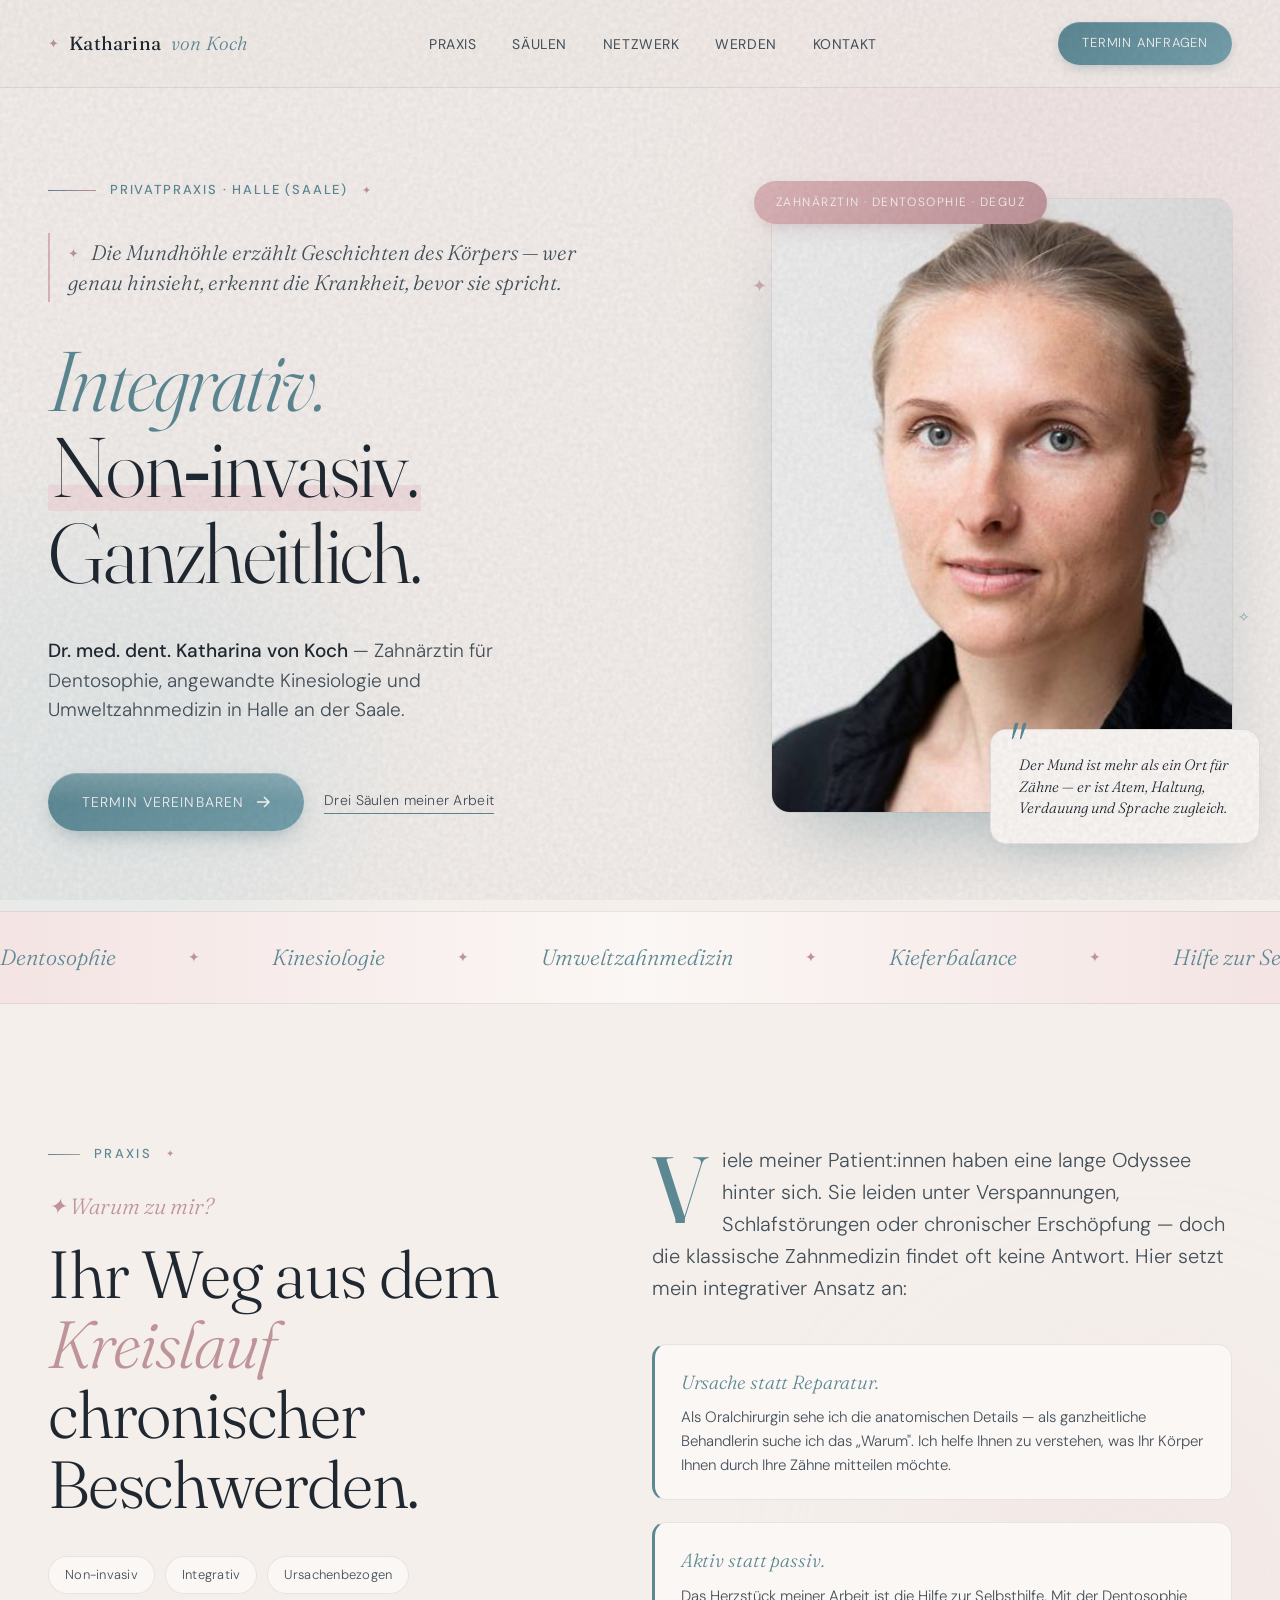
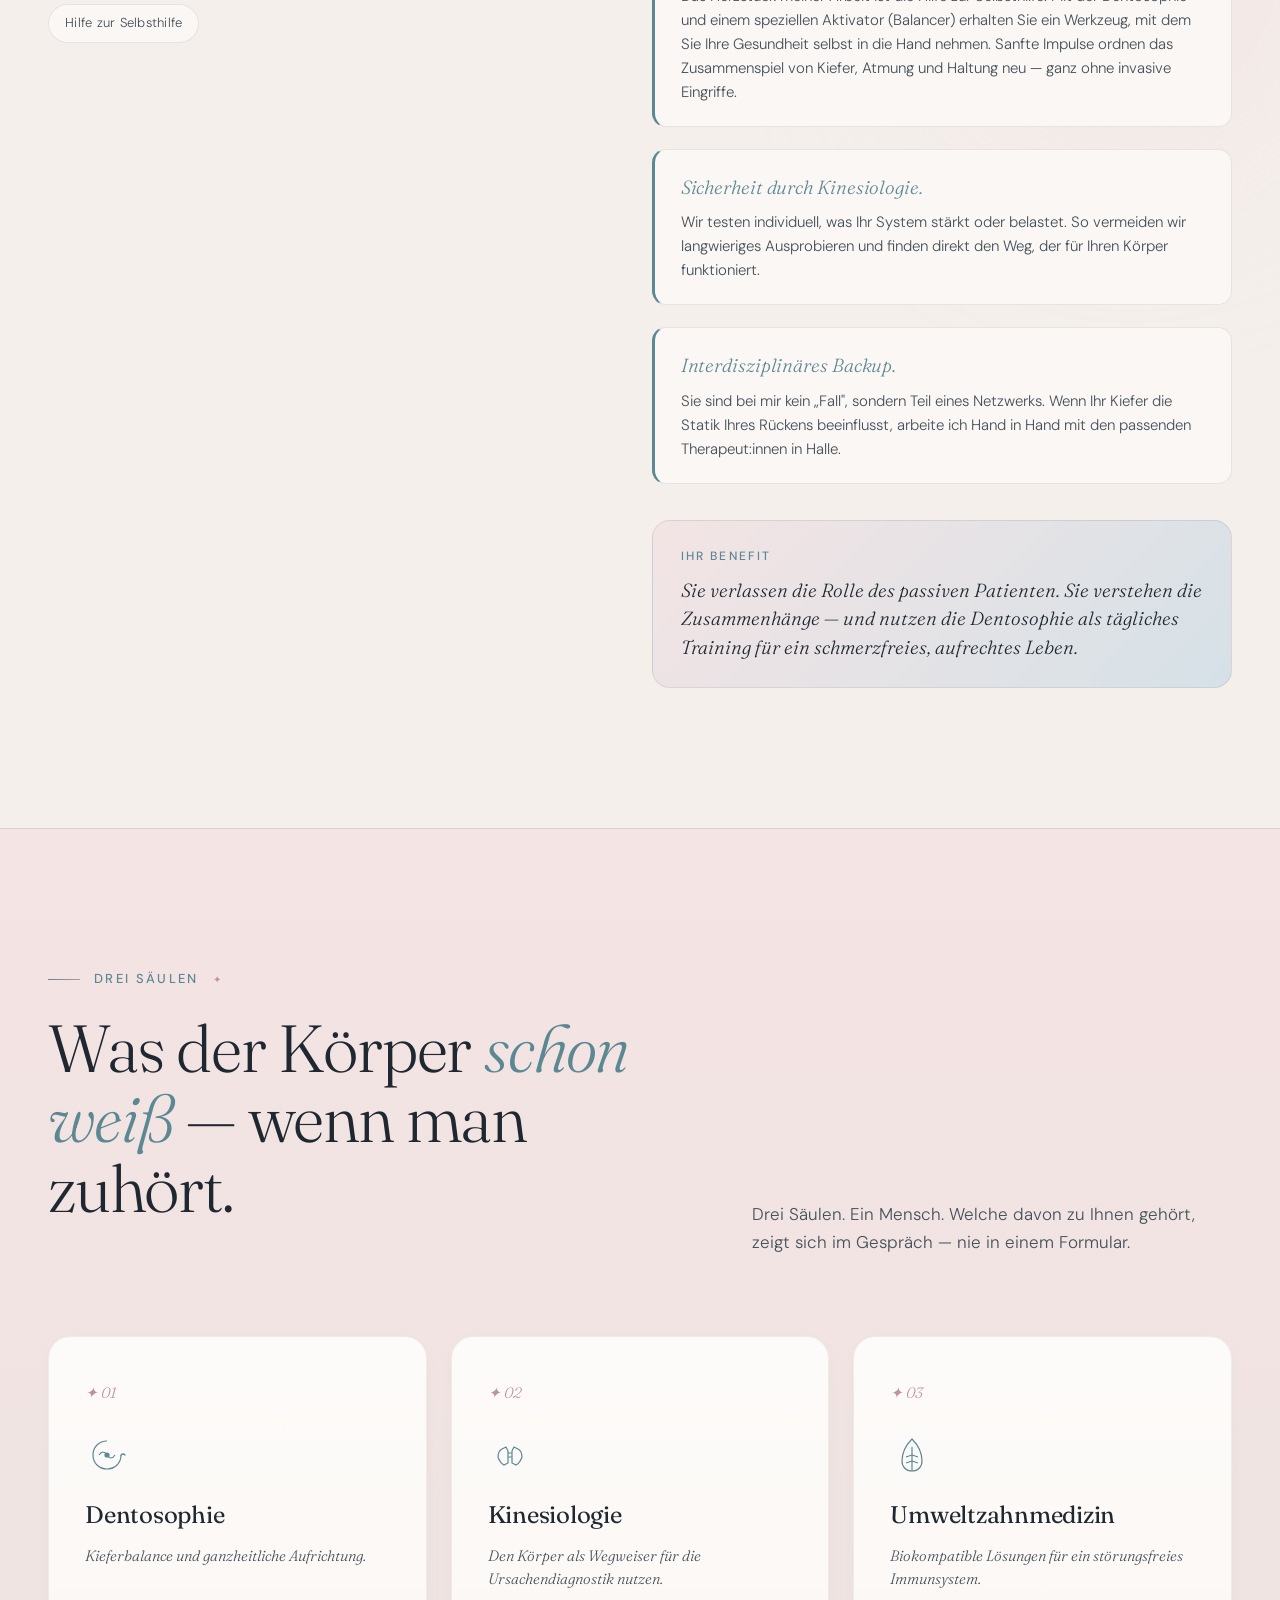
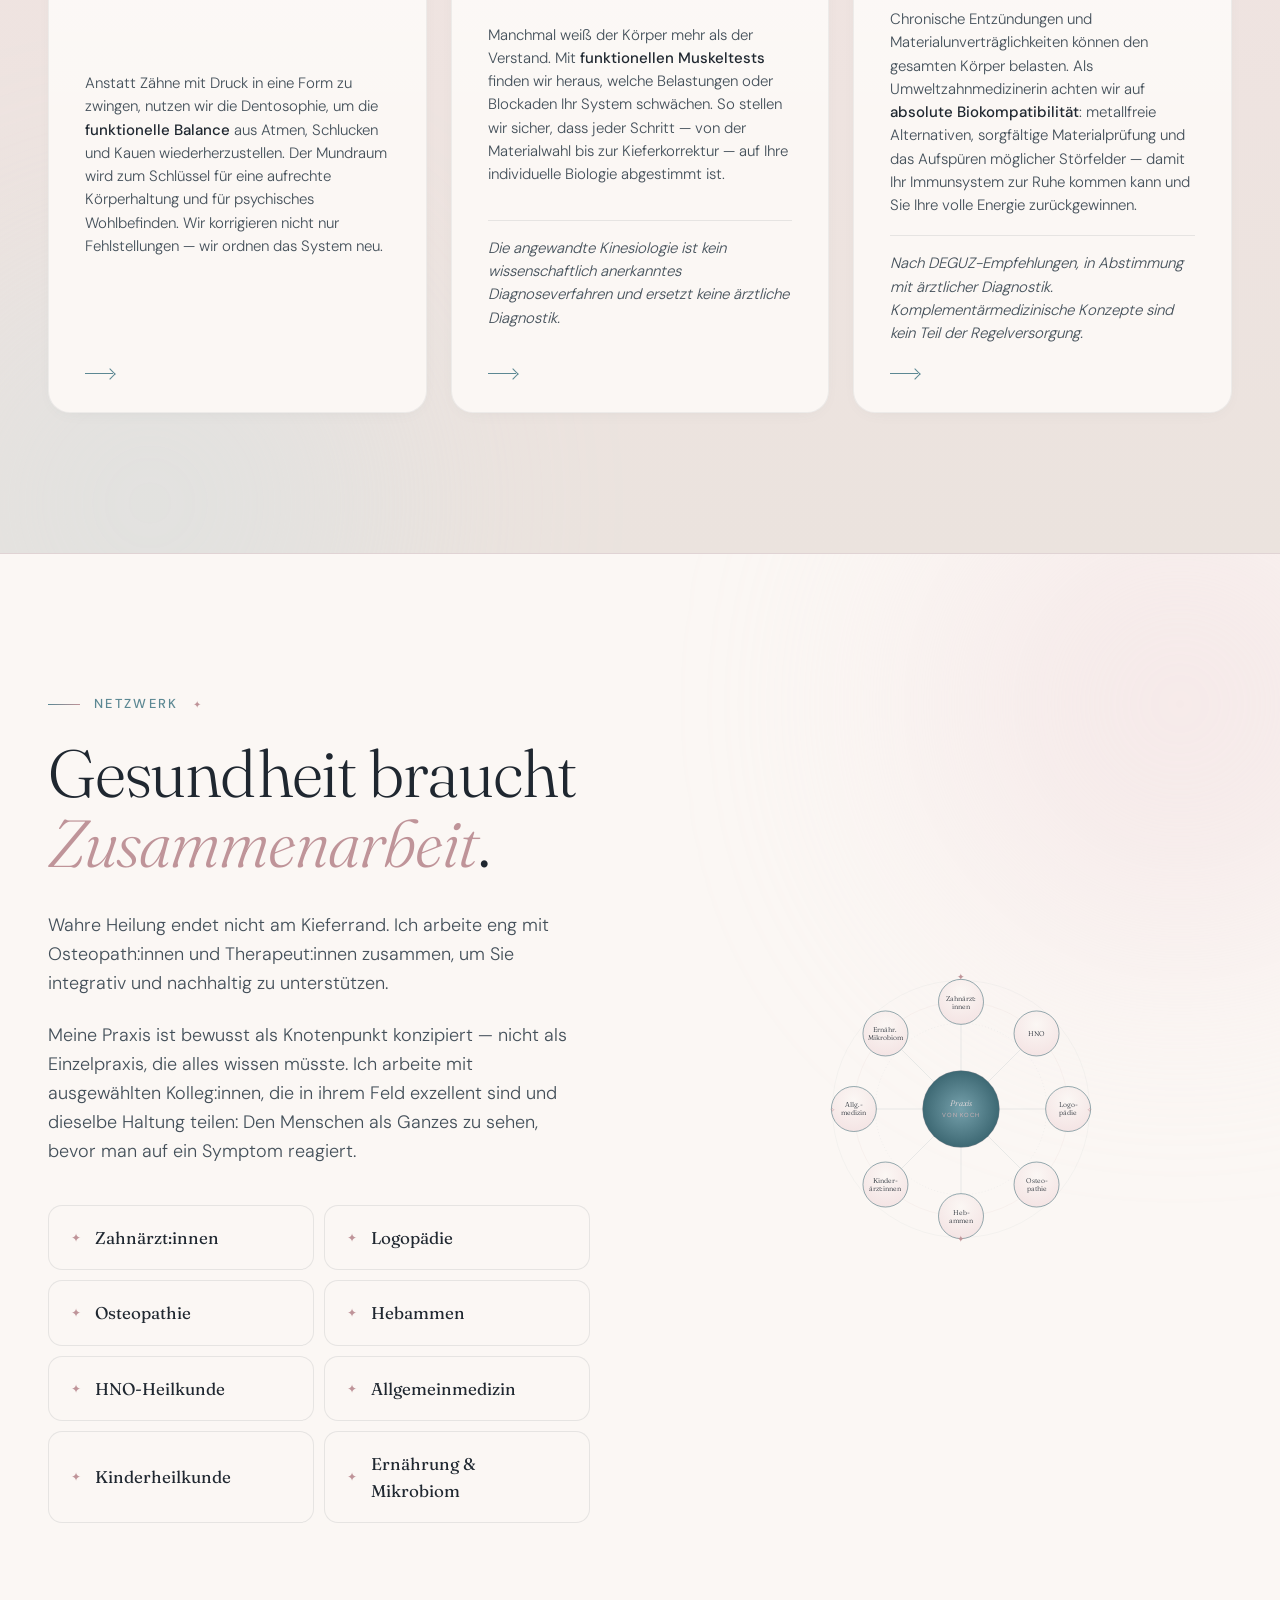
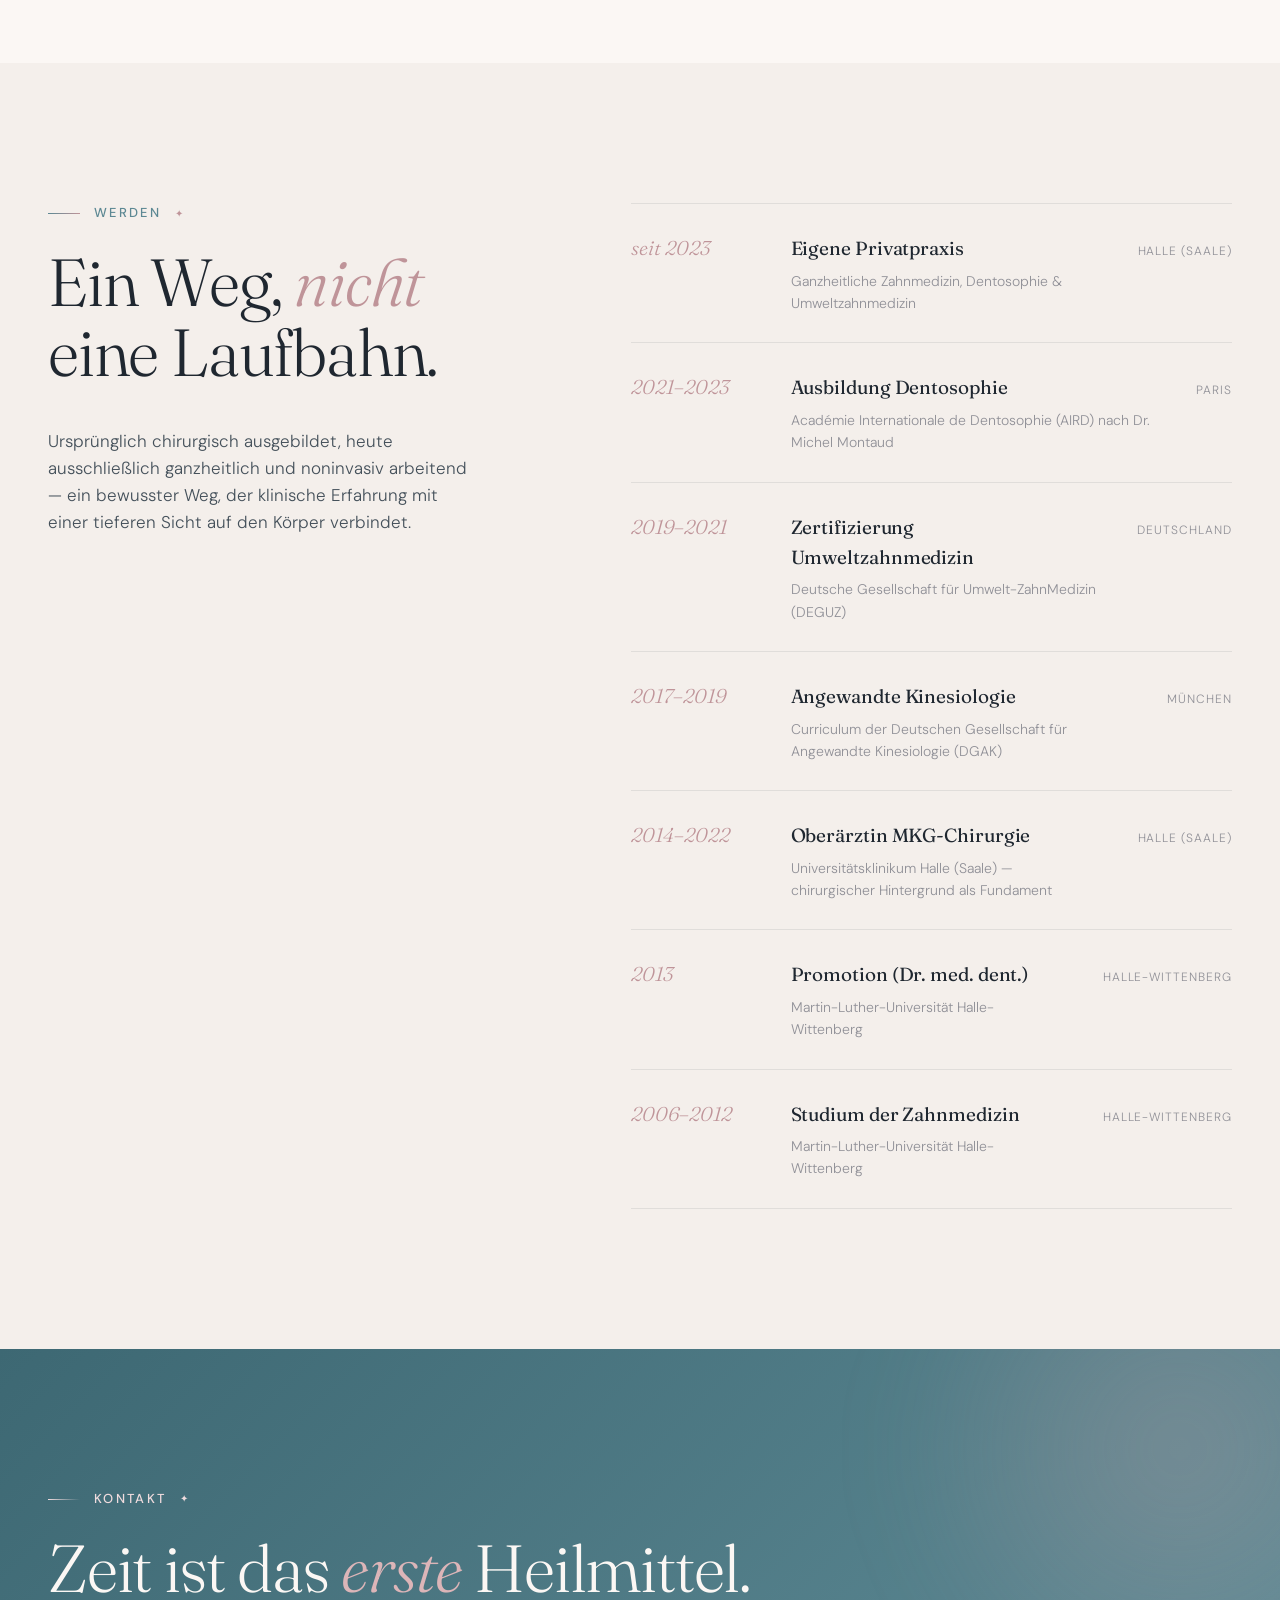
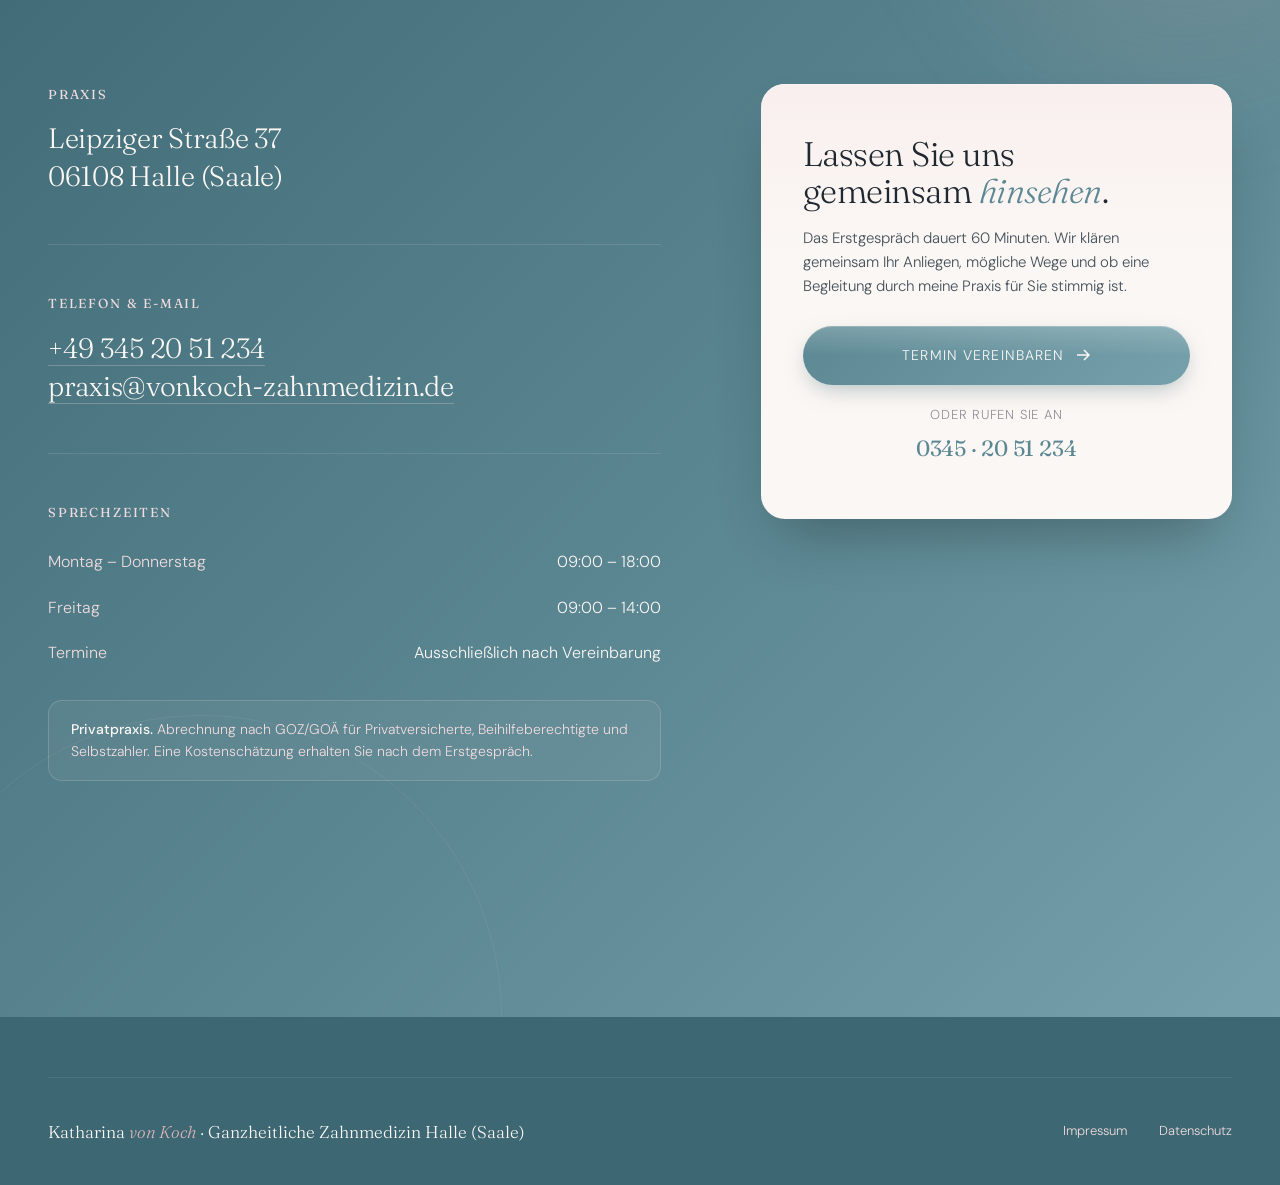
<file: index.html>
<!DOCTYPE html>
<html lang="de">
<head>
<meta charset="UTF-8">
<meta name="viewport" content="width=device-width, initial-scale=1.0">
<title>Dr. Katharina von Koch — Ganzheitliche Zahnmedizin · Halle (Saale)</title>
<link rel="stylesheet" href="fonts.css">
<style>
  :root {
    --cream: #F4EFEB;
    --cream-deep: #EBE3DE;
    --paper: #FBF7F4;
    --blush: #F4E4E4;
    --ink: #1F2730;
    --ink-soft: #44505A;
    --muted: #909097;
    --petrol: #5C8893;
    --petrol-deep: #3D6873;
    --petrol-mid: #76A1AC;
    --petrol-light: #CCDFE3;
    --blue-soft: #A6BFC9;
    --blue-mist: #D5E1E7;
    --rose: #DCB5B8;
    --rose-deep: #BF9499;
    --rose-light: #F0DCDE;
    --gold: #C89B7B;
    --line: rgba(31, 39, 48, 0.09);
  }

  * { margin: 0; padding: 0; box-sizing: border-box; }
  html { scroll-behavior: smooth; }

  body {
    font-family: 'DM Sans', sans-serif;
    font-weight: 300;
    background: var(--cream);
    color: var(--ink);
    line-height: 1.6;
    font-size: 17px;
    overflow-x: hidden;
    position: relative;
  }

  /* Sanfter Körner-Overlay */
  body::before {
    content: '';
    position: fixed;
    inset: 0;
    pointer-events: none;
    z-index: 1000;
    opacity: 0.28;
    mix-blend-mode: multiply;
    background-image: url("data:image/svg+xml,%3Csvg viewBox='0 0 200 200' xmlns='http://www.w3.org/2000/svg'%3E%3Cfilter id='n'%3E%3CfeTurbulence type='fractalNoise' baseFrequency='0.9' numOctaves='3' stitchTiles='stitch'/%3E%3CfeColorMatrix values='0 0 0 0 0.15 0 0 0 0 0.15 0 0 0 0 0.2 0 0 0 0.4 0'/%3E%3C/filter%3E%3Crect width='100%25' height='100%25' filter='url(%23n)'/%3E%3C/svg%3E");
  }

  /* Y2K: Hintergrund-Blobs */
  .blob {
    position: absolute;
    border-radius: 50%;
    filter: blur(80px);
    opacity: 0.45;
    pointer-events: none;
    z-index: 0;
  }

  .italic { font-style: italic; }
  .star { color: var(--rose-deep); font-family: 'Fraunces', serif; font-style: normal; }

  /* Navigation */
  nav {
    position: fixed;
    top: 0; left: 0; right: 0;
    z-index: 100;
    padding: 22px 48px;
    display: flex;
    justify-content: space-between;
    align-items: center;
    background: rgba(242, 236, 232, 0.78);
    backdrop-filter: blur(16px) saturate(1.2);
    -webkit-backdrop-filter: blur(16px) saturate(1.2);
    border-bottom: 1px solid var(--line);
    transition: padding 0.3s ease;
  }
  .logo {
    font-family: 'Fraunces', serif;
    font-weight: 400;
    font-size: 19px;
    letter-spacing: 0.01em;
    color: var(--ink);
    display: flex;
    align-items: center;
    gap: 10px;
  }
  .logo span { font-style: italic; font-weight: 300; color: var(--petrol); }
  .logo::before {
    content: '✦';
    color: var(--rose-deep);
    font-size: 13px;
  }
  .nav-links { display: flex; gap: 36px; list-style: none; }
  .nav-links a {
    color: var(--ink-soft);
    text-decoration: none;
    font-size: 14px;
    font-weight: 400;
    letter-spacing: 0.04em;
    text-transform: uppercase;
    position: relative;
    transition: color 0.3s ease;
  }
  .nav-links a::after {
    content: '';
    position: absolute;
    left: 0; bottom: -4px;
    width: 0; height: 1px;
    background: linear-gradient(90deg, var(--petrol), var(--rose-deep));
    transition: width 0.3s ease;
  }
  .nav-links a:hover { color: var(--petrol); }
  .nav-links a:hover::after { width: 100%; }

  .nav-cta {
    padding: 11px 24px;
    background: linear-gradient(135deg, var(--petrol) 0%, var(--petrol-mid) 100%);
    color: var(--paper);
    text-decoration: none;
    font-size: 13px;
    letter-spacing: 0.06em;
    text-transform: uppercase;
    border-radius: 100px;
    box-shadow: 0 4px 14px -4px rgba(61, 104, 115, 0.4), inset 0 1px 0 rgba(255, 255, 255, 0.15);
    transition: transform 0.3s ease, box-shadow 0.3s ease;
  }
  .nav-cta:hover {
    transform: translateY(-1px);
    box-shadow: 0 8px 20px -4px rgba(61, 104, 115, 0.5), inset 0 1px 0 rgba(255, 255, 255, 0.2);
  }

  /* Hero */
  .hero {
    min-height: 100vh;
    padding: 180px 48px 80px;
    position: relative;
    display: grid;
    grid-template-columns: 1.4fr 1fr;
    gap: 80px;
    align-items: center;
    overflow: hidden;
  }
  .hero .blob-1 {
    width: 600px; height: 600px;
    background: var(--rose-light);
    top: -150px; right: -100px;
  }
  .hero .blob-2 {
    width: 500px; height: 500px;
    background: var(--petrol-light);
    bottom: -100px; left: -150px;
    opacity: 0.35;
  }
  .hero-content { position: relative; z-index: 2; }

  .hero-eyebrow {
    display: flex;
    align-items: center;
    gap: 14px;
    margin-bottom: 32px;
    font-size: 13px;
    letter-spacing: 0.14em;
    text-transform: uppercase;
    color: var(--petrol);
    font-weight: 500;
  }
  .hero-eyebrow::before {
    content: '';
    width: 48px; height: 1px;
    background: linear-gradient(90deg, var(--petrol), var(--rose-deep));
  }
  .hero-eyebrow::after {
    content: '✦';
    color: var(--rose-deep);
    font-size: 11px;
  }

  .hero h1 {
    font-family: 'Fraunces', serif;
    font-weight: 300;
    font-size: clamp(48px, 6.6vw, 102px);
    line-height: 1.02;
    letter-spacing: -0.02em;
    color: var(--ink);
    margin-bottom: 40px;
    font-variation-settings: "opsz" 144;
  }
  .hero h1 .italic {
    font-style: italic;
    font-weight: 300;
    color: var(--petrol);
  }
  .hero h1 .rose-underline {
    background: linear-gradient(180deg, transparent 68%, var(--rose-light) 68%, var(--rose-light) 92%, transparent 92%);
    padding: 0 4px;
  }

  .hero-quote {
    font-family: 'Fraunces', serif;
    font-style: italic;
    font-weight: 300;
    font-size: 21px;
    line-height: 1.45;
    color: var(--ink-soft);
    max-width: 560px;
    margin-bottom: 36px;
    padding: 4px 0 4px 18px;
    border-left: 2px solid var(--rose);
  }
  .hero-quote::before {
    content: '✦';
    font-style: normal;
    color: var(--rose-deep);
    font-size: 13px;
    margin-right: 8px;
    vertical-align: 2px;
  }

  .hero-sub {
    font-size: 19px;
    max-width: 540px;
    color: var(--ink-soft);
    margin-bottom: 48px;
    line-height: 1.55;
  }
  .hero-sub strong {
    font-weight: 500;
    color: var(--ink);
  }

  .hero-actions { display: flex; gap: 20px; align-items: center; flex-wrap: wrap; }
  .btn-primary {
    padding: 18px 34px;
    background: linear-gradient(135deg, var(--petrol) 0%, var(--petrol-mid) 100%);
    color: var(--paper);
    text-decoration: none;
    font-size: 14px;
    letter-spacing: 0.08em;
    text-transform: uppercase;
    border-radius: 100px;
    display: inline-flex;
    align-items: center;
    gap: 12px;
    box-shadow: 0 8px 24px -8px rgba(61, 104, 115, 0.5), inset 0 1px 0 rgba(255, 255, 255, 0.2);
    transition: transform 0.3s ease, box-shadow 0.3s ease;
    position: relative;
    overflow: hidden;
  }
  .btn-primary::before {
    content: '';
    position: absolute;
    inset: 0;
    background: linear-gradient(180deg, rgba(255,255,255,0.2) 0%, transparent 50%);
    pointer-events: none;
  }
  .btn-primary:hover {
    transform: translateY(-2px);
    box-shadow: 0 14px 32px -8px rgba(61, 104, 115, 0.55), inset 0 1px 0 rgba(255, 255, 255, 0.25);
  }
  .btn-primary svg { width: 14px; height: 14px; transition: transform 0.3s ease; position: relative; z-index: 1; }
  .btn-primary:hover svg { transform: translateX(4px); }

  .btn-text {
    font-size: 14px;
    color: var(--ink-soft);
    text-decoration: none;
    border-bottom: 1px solid var(--petrol);
    padding-bottom: 2px;
    letter-spacing: 0.02em;
    transition: color 0.3s ease, border-color 0.3s ease;
  }
  .btn-text:hover { color: var(--rose-deep); border-color: var(--rose-deep); }

  /* Hero portrait */
  .hero-visual { position: relative; aspect-ratio: 3/4; max-height: 620px; z-index: 2; }
  .portrait-frame {
    position: absolute;
    inset: 0;
    background: linear-gradient(145deg, var(--rose-light) 0%, var(--rose) 50%, var(--petrol-light) 100%);
    border-radius: 18px;
    overflow: hidden;
    box-shadow:
      0 40px 80px -30px rgba(61, 104, 115, 0.4),
      0 0 0 1px rgba(26, 33, 40, 0.06),
      inset 0 1px 0 rgba(255, 255, 255, 0.3);
  }
  .portrait-frame::after {
    content: '';
    position: absolute;
    inset: 0;
    background: linear-gradient(180deg, rgba(255, 255, 255, 0.15) 0%, transparent 30%);
    pointer-events: none;
    z-index: 2;
  }
  .portrait-photo {
    position: absolute;
    inset: 0;
    width: 100%;
    height: 100%;
    object-fit: cover;
    object-position: center 22%;
    display: block;
    filter: saturate(0.95) contrast(1.02);
  }
  .portrait-label {
    position: absolute;
    bottom: -32px;
    right: -28px;
    background: var(--paper);
    padding: 24px 28px;
    border: 1px solid var(--line);
    border-radius: 16px;
    font-family: 'Fraunces', serif;
    font-style: italic;
    font-size: 15px;
    color: var(--ink);
    max-width: 270px;
    line-height: 1.45;
    box-shadow: 0 20px 40px -20px rgba(61, 104, 115, 0.25);
    z-index: 3;
  }
  .portrait-label::before {
    content: '"';
    font-size: 56px;
    color: var(--petrol);
    position: absolute;
    top: -12px; left: 14px;
    font-family: 'Fraunces', serif;
    line-height: 1;
  }
  .hero-meta {
    position: absolute;
    top: -18px; left: -18px;
    background: linear-gradient(135deg, var(--rose) 0%, var(--rose-deep) 100%);
    color: var(--paper);
    padding: 12px 22px;
    font-size: 12px;
    letter-spacing: 0.12em;
    text-transform: uppercase;
    border-radius: 100px;
    z-index: 4;
    box-shadow: 0 6px 18px -6px rgba(184, 139, 145, 0.5);
  }
  .sparkle {
    position: absolute;
    color: var(--rose-deep);
    font-family: 'Fraunces', serif;
    font-size: 18px;
    opacity: 0.7;
    z-index: 3;
  }
  .sparkle-1 { top: 12%; left: -20px; }
  .sparkle-2 { bottom: 30%; right: -18px; color: var(--petrol); font-size: 14px; }

  /* Marquee */
  .marquee {
    border-top: 1px solid var(--line);
    border-bottom: 1px solid var(--line);
    padding: 28px 0;
    overflow: hidden;
    background: linear-gradient(90deg, var(--blush) 0%, var(--paper) 50%, var(--blush) 100%);
    position: relative;
    z-index: 2;
  }
  .marquee-track {
    display: flex;
    gap: 72px;
    animation: scroll 55s linear infinite;
    white-space: nowrap;
  }
  .marquee-item {
    font-family: 'Fraunces', serif;
    font-size: 22px;
    font-style: italic;
    font-weight: 300;
    color: var(--petrol);
    display: flex;
    align-items: center;
    gap: 72px;
  }
  .marquee-item::after { content: '✦'; color: var(--rose-deep); font-size: 14px; font-style: normal; }
  @keyframes scroll {
    from { transform: translateX(0); }
    to { transform: translateX(-50%); }
  }

  section { padding: 140px 48px; position: relative; }

  .section-eyebrow {
    font-size: 13px;
    letter-spacing: 0.18em;
    text-transform: uppercase;
    color: var(--petrol);
    font-weight: 500;
    margin-bottom: 24px;
    display: flex;
    align-items: center;
    gap: 14px;
  }
  .section-eyebrow::before {
    content: '';
    width: 32px; height: 1px;
    background: linear-gradient(90deg, var(--petrol), var(--rose-deep));
  }
  .section-eyebrow::after { content: '✦'; color: var(--rose-deep); font-size: 10px; }

  .section-title {
    font-family: 'Fraunces', serif;
    font-weight: 300;
    font-size: clamp(40px, 5.2vw, 72px);
    line-height: 1.05;
    letter-spacing: -0.018em;
    margin-bottom: 32px;
    max-width: 900px;
  }
  .section-title .italic { font-style: italic; color: var(--petrol); }
  .section-title .rose { color: var(--rose-deep); font-style: italic; }

  /* Philosophie */
  .philosophy { display: grid; grid-template-columns: 1fr 1.2fr; gap: 120px; align-items: start; position: relative; }
  .philosophy::before {
    content: '';
    position: absolute;
    width: 400px; height: 400px;
    background: var(--rose-light);
    border-radius: 50%;
    filter: blur(100px);
    opacity: 0.4;
    top: 20%; right: -100px;
    z-index: 0;
    pointer-events: none;
  }
  .philosophy > * { position: relative; z-index: 1; }
  .philosophy-left { position: sticky; top: 140px; }
  .philosophy-number {
    font-family: 'Fraunces', serif;
    font-style: italic;
    font-weight: 300;
    font-size: 22px;
    color: var(--rose-deep);
    margin-bottom: 16px;
  }
  .philosophy-right p {
    font-size: 20px;
    line-height: 1.6;
    color: var(--ink-soft);
    margin-bottom: 28px;
    max-width: 580px;
  }
  .philosophy-right p strong { font-weight: 500; color: var(--ink); }
  .philosophy-right p:first-child::first-letter {
    font-family: 'Fraunces', serif;
    font-size: 94px;
    float: left;
    line-height: 0.85;
    margin: 6px 14px 0 0;
    color: var(--petrol);
    font-weight: 400;
  }
  .pull-quote {
    border-left: 2px solid var(--rose-deep);
    padding: 12px 0 12px 32px;
    margin: 48px 0;
    font-family: 'Fraunces', serif;
    font-style: italic;
    font-weight: 300;
    font-size: 26px;
    line-height: 1.4;
    color: var(--ink);
    max-width: 560px;
    position: relative;
  }
  .pull-quote::before {
    content: '✦';
    position: absolute;
    left: -9px; top: -6px;
    background: var(--cream);
    color: var(--rose-deep);
    font-size: 14px;
    padding: 2px 0;
    font-style: normal;
  }
  .badges { display: flex; flex-wrap: wrap; gap: 10px; margin-top: 36px; }
  .badge {
    padding: 8px 16px;
    border: 1px solid var(--line);
    border-radius: 100px;
    font-size: 13px;
    color: var(--ink-soft);
    letter-spacing: 0.02em;
    background: var(--paper);
    transition: all 0.3s ease;
  }
  .badge:hover { border-color: var(--rose-deep); color: var(--rose-deep); }

  /* Vier-Bausteine-Liste in Praxis-Sektion */
  .pillar-list {
    display: grid;
    gap: 22px;
    margin: 40px 0 36px;
    max-width: 620px;
  }
  .pillar-item {
    padding: 22px 24px 22px 26px;
    background: var(--paper);
    border: 1px solid var(--line);
    border-left: 3px solid var(--petrol);
    border-radius: 14px;
    transition: transform 0.3s ease, border-color 0.3s ease;
  }
  .pillar-item:hover {
    transform: translateX(2px);
    border-left-color: var(--rose-deep);
  }
  .pillar-item h4 {
    font-family: 'Fraunces', serif;
    font-weight: 400;
    font-size: 19px;
    margin-bottom: 8px;
    color: var(--ink);
    letter-spacing: -0.005em;
  }
  .pillar-item h4 .label {
    color: var(--petrol);
    font-style: italic;
    font-weight: 300;
  }
  .pillar-item p {
    font-size: 15px;
    line-height: 1.6;
    color: var(--ink-soft);
    margin: 0;
  }
  .benefit-card {
    margin-top: 28px;
    padding: 26px 28px;
    background: linear-gradient(135deg, var(--blush) 0%, var(--blue-mist) 100%);
    border-radius: 18px;
    border: 1px solid var(--line);
  }
  .benefit-card .benefit-label {
    font-size: 12px;
    letter-spacing: 0.18em;
    text-transform: uppercase;
    color: var(--petrol);
    font-weight: 500;
    margin-bottom: 10px;
    display: block;
  }
  .benefit-card p {
    font-family: 'Fraunces', serif;
    font-style: italic;
    font-weight: 300;
    font-size: 19px;
    line-height: 1.5;
    color: var(--ink);
    margin: 0;
  }

  /* Leistungen */
  .services {
    background: linear-gradient(180deg, var(--blush) 0%, var(--cream-deep) 100%);
    border-top: 1px solid var(--line);
    border-bottom: 1px solid var(--line);
    position: relative;
    overflow: hidden;
  }
  .services::before {
    content: '';
    position: absolute;
    width: 500px; height: 500px;
    background: var(--petrol-light);
    border-radius: 50%;
    filter: blur(120px);
    opacity: 0.3;
    bottom: -200px; left: -100px;
  }
  .services-header {
    display: flex;
    justify-content: space-between;
    align-items: flex-end;
    margin-bottom: 80px;
    gap: 60px;
    position: relative;
    z-index: 1;
  }
  .services-intro { max-width: 480px; font-size: 17px; color: var(--ink-soft); }
  .services-grid {
    display: grid;
    grid-template-columns: repeat(3, 1fr);
    gap: 24px;
    position: relative;
    z-index: 1;
  }
  .service {
    background: var(--paper);
    padding: 44px 36px 38px;
    position: relative;
    transition: transform 0.4s ease, box-shadow 0.4s ease;
    min-height: 460px;
    display: flex;
    flex-direction: column;
    border-radius: 22px;
    border: 1px solid rgba(31, 39, 48, 0.06);
    box-shadow: 0 4px 20px -12px rgba(61, 104, 115, 0.15);
    overflow: hidden;
  }
  .service-tagline {
    font-family: 'Fraunces', serif;
    font-style: italic;
    font-weight: 300;
    font-size: 17px;
    line-height: 1.45;
    color: var(--petrol);
    margin-bottom: 18px;
    position: relative;
    z-index: 1;
  }
  .service-detail {
    font-size: 15px;
    color: var(--ink-soft);
    line-height: 1.6;
    flex-grow: 1;
    position: relative;
    z-index: 1;
  }
  .service-detail strong {
    font-weight: 500;
    color: var(--ink);
  }
  .service-disclaimer {
    margin-top: 18px;
    padding-top: 16px;
    border-top: 1px solid var(--line);
    font-size: 12px;
    line-height: 1.5;
    color: var(--muted);
    font-style: italic;
    position: relative;
    z-index: 1;
  }
  .service::before {
    content: '';
    position: absolute;
    top: 0; left: 0; right: 0;
    height: 60%;
    background: linear-gradient(180deg, rgba(255, 255, 255, 0.5) 0%, transparent 100%);
    pointer-events: none;
    border-radius: 22px 22px 0 0;
  }
  .service:hover {
    transform: translateY(-4px);
    box-shadow: 0 24px 48px -20px rgba(61, 104, 115, 0.25);
  }
  .service-num {
    font-family: 'Fraunces', serif;
    font-style: italic;
    font-size: 15px;
    color: var(--rose-deep);
    margin-bottom: 28px;
    position: relative;
    z-index: 1;
  }
  .service-icon {
    width: 44px; height: 44px;
    margin-bottom: 24px;
    color: var(--petrol);
    position: relative;
    z-index: 1;
  }
  .service h3 {
    font-family: 'Fraunces', serif;
    font-weight: 400;
    font-size: 24px;
    line-height: 1.2;
    margin-bottom: 14px;
    letter-spacing: -0.01em;
    position: relative;
    z-index: 1;
  }
  .service p {
    font-size: 15px;
    color: var(--ink-soft);
    line-height: 1.55;
    flex-grow: 1;
    position: relative;
    z-index: 1;
  }
  .service-arrow {
    margin-top: 28px;
    width: 28px; height: 1px;
    background: var(--petrol);
    position: relative;
    transition: width 0.4s ease;
    z-index: 1;
  }
  .service-arrow::after {
    content: '';
    position: absolute;
    right: -1px; top: -3px;
    width: 7px; height: 7px;
    border-right: 1px solid var(--petrol);
    border-top: 1px solid var(--petrol);
    transform: rotate(45deg);
  }
  .service:hover .service-arrow { width: 48px; }

  /* Netzwerk */
  .network { background: var(--paper); position: relative; overflow: hidden; }
  .network::before {
    content: '';
    position: absolute;
    width: 500px; height: 500px;
    background: var(--rose-light);
    border-radius: 50%;
    filter: blur(120px);
    opacity: 0.5;
    top: -100px; right: -150px;
  }
  .network-inner { display: grid; grid-template-columns: 1fr 1fr; gap: 100px; align-items: center; position: relative; z-index: 1; }
  .network-text .section-title { max-width: 100%; }
  .network-text p {
    font-size: 18px;
    color: var(--ink-soft);
    line-height: 1.6;
    max-width: 520px;
    margin-bottom: 24px;
  }
  .network-list {
    margin-top: 40px;
    display: grid;
    grid-template-columns: 1fr 1fr;
    gap: 10px;
  }
  .network-list-item {
    background: var(--paper);
    padding: 18px 22px;
    display: flex;
    align-items: center;
    gap: 14px;
    font-family: 'Fraunces', serif;
    font-size: 17px;
    font-weight: 400;
    border: 1px solid var(--line);
    border-radius: 14px;
    transition: all 0.3s ease;
  }
  .network-list-item:hover {
    background: var(--blush);
    border-color: var(--rose);
    transform: translateX(3px);
  }
  .network-list-item::before {
    content: '✦';
    color: var(--rose-deep);
    font-family: 'Fraunces', serif;
    font-size: 12px;
    flex-shrink: 0;
  }
  .network-diagram { position: relative; aspect-ratio: 1; max-width: 560px; margin: 0 auto; }
  .network-diagram svg { width: 100%; height: 100%; display: block; }

  /* Vita */
  .vita { display: grid; grid-template-columns: 1fr 1.3fr; gap: 120px; position: relative; }
  .vita-left h2 { margin-bottom: 40px; }
  .vita-intro { font-size: 17px; color: var(--ink-soft); max-width: 420px; }
  .vita-timeline { border-top: 1px solid var(--line); }
  .vita-item {
    display: grid;
    grid-template-columns: 120px 1fr auto;
    gap: 40px;
    padding: 28px 0;
    border-bottom: 1px solid var(--line);
    align-items: baseline;
    transition: padding 0.3s ease;
  }
  .vita-item:hover { padding-left: 16px; }
  .vita-year {
    font-family: 'Fraunces', serif;
    font-style: italic;
    font-size: 20px;
    color: var(--rose-deep);
  }
  .vita-content h4 {
    font-family: 'Fraunces', serif;
    font-weight: 400;
    font-size: 19px;
    margin-bottom: 6px;
    letter-spacing: -0.005em;
  }
  .vita-content p { font-size: 14px; color: var(--muted); }
  .vita-location {
    font-size: 12px;
    color: var(--muted);
    letter-spacing: 0.08em;
    text-transform: uppercase;
    white-space: nowrap;
  }

  /* Kontakt */
  .contact {
    background: linear-gradient(135deg, var(--petrol-deep) 0%, var(--petrol) 60%, var(--petrol-mid) 100%);
    color: var(--paper);
    position: relative;
    overflow: hidden;
  }
  .contact::before {
    content: '';
    position: absolute;
    top: -200px; right: -200px;
    width: 600px; height: 600px;
    background: radial-gradient(circle, rgba(212, 169, 172, 0.25) 0%, transparent 70%);
    border-radius: 50%;
    filter: blur(40px);
  }
  .contact::after {
    content: '';
    position: absolute;
    bottom: -300px; left: -100px;
    width: 600px; height: 600px;
    border: 1px solid rgba(237, 213, 216, 0.08);
    border-radius: 50%;
  }
  .contact .section-eyebrow { color: var(--rose-light); }
  .contact .section-eyebrow::before { background: linear-gradient(90deg, var(--rose-light), transparent); }
  .contact .section-eyebrow::after { color: var(--rose-light); }
  .contact .section-title { color: var(--paper); }
  .contact .section-title .italic { color: var(--rose-light); }
  .contact .section-title .rose { color: var(--rose); }

  .contact-grid {
    display: grid;
    grid-template-columns: 1.3fr 1fr;
    gap: 100px;
    margin-top: 80px;
    position: relative;
    z-index: 2;
  }
  .contact-info h4 {
    font-family: 'Fraunces', serif;
    font-weight: 400;
    font-size: 13px;
    letter-spacing: 0.14em;
    text-transform: uppercase;
    color: var(--rose-light);
    margin-bottom: 16px;
  }
  .contact-block {
    margin-bottom: 48px;
    padding-bottom: 48px;
    border-bottom: 1px solid rgba(237, 213, 216, 0.14);
  }
  .contact-block:last-child { border-bottom: none; }
  .contact-block p {
    font-family: 'Fraunces', serif;
    font-weight: 300;
    font-size: 28px;
    line-height: 1.35;
    letter-spacing: -0.01em;
  }
  .contact-block p a {
    color: var(--paper);
    text-decoration: none;
    border-bottom: 1px solid rgba(237, 213, 216, 0.3);
    transition: border-color 0.3s ease, color 0.3s ease;
  }
  .contact-block p a:hover { border-color: var(--rose); color: var(--rose-light); }

  .hours-row {
    display: flex;
    justify-content: space-between;
    padding: 10px 0;
    font-size: 16px;
    font-family: 'DM Sans', sans-serif;
    font-weight: 300;
  }
  .hours-row span:first-child { color: var(--rose-light); }

  .private-notice {
    margin-top: 24px;
    padding: 18px 22px;
    border: 1px solid rgba(237, 213, 216, 0.2);
    background: rgba(237, 213, 216, 0.06);
    font-size: 14px;
    line-height: 1.55;
    color: var(--rose-light);
    border-radius: 14px;
  }
  .private-notice strong { color: var(--paper); font-weight: 500; }

  .contact-cta {
    background: var(--paper);
    color: var(--ink);
    padding: 52px 42px;
    border-radius: 24px;
    align-self: start;
    position: sticky;
    top: 140px;
    box-shadow: 0 30px 60px -20px rgba(0, 0, 0, 0.3), inset 0 1px 0 rgba(255, 255, 255, 0.8);
    overflow: hidden;
  }
  .contact-cta::before {
    content: '';
    position: absolute;
    top: 0; left: 0; right: 0;
    height: 40%;
    background: linear-gradient(180deg, var(--blush) 0%, transparent 100%);
    opacity: 0.4;
    pointer-events: none;
  }
  .contact-cta > * { position: relative; z-index: 1; }
  .contact-cta h3 {
    font-family: 'Fraunces', serif;
    font-weight: 300;
    font-size: 34px;
    line-height: 1.1;
    margin-bottom: 16px;
    letter-spacing: -0.015em;
  }
  .contact-cta h3 .italic { color: var(--petrol); }
  .contact-cta p { font-size: 15px; color: var(--ink-soft); margin-bottom: 28px; }
  .contact-cta .btn-primary { width: 100%; justify-content: center; }
  .contact-cta .tel {
    display: block;
    text-align: center;
    margin-top: 20px;
    font-size: 13px;
    color: var(--muted);
    text-decoration: none;
    letter-spacing: 0.06em;
    text-transform: uppercase;
  }
  .contact-cta .tel strong {
    display: block;
    font-family: 'Fraunces', serif;
    font-size: 22px;
    font-weight: 400;
    color: var(--petrol);
    margin-top: 6px;
    letter-spacing: -0.005em;
    text-transform: none;
  }

  /* Footer */
  footer {
    background: var(--petrol-deep);
    color: var(--rose-light);
    padding: 60px 48px 40px;
    font-size: 13px;
  }
  .footer-inner {
    display: flex;
    justify-content: space-between;
    align-items: center;
    border-top: 1px solid rgba(237, 213, 216, 0.1);
    padding-top: 40px;
  }
  .footer-logo { font-family: 'Fraunces', serif; font-size: 17px; color: var(--paper); }
  .footer-logo span { font-style: italic; color: var(--rose); }
  .footer-links { display: flex; gap: 32px; list-style: none; }
  .footer-links a { color: var(--rose-light); text-decoration: none; transition: color 0.3s ease; }
  .footer-links a:hover { color: var(--paper); }

  .reveal {
    opacity: 0;
    transform: translateY(30px);
    transition: opacity 1s cubic-bezier(0.2, 0.8, 0.2, 1), transform 1s cubic-bezier(0.2, 0.8, 0.2, 1);
  }
  .reveal.visible { opacity: 1; transform: translateY(0); }

  @media (max-width: 980px) {
    nav { padding: 16px 24px; }
    .nav-links { display: none; }
    .hero { grid-template-columns: 1fr; padding: 140px 24px 60px; gap: 60px; }
    section { padding: 80px 24px; }
    .philosophy, .vita, .contact-grid, .network-inner { grid-template-columns: 1fr; gap: 60px; }
    .philosophy-left, .contact-cta { position: static; }
    .services-grid { grid-template-columns: 1fr; }
    .network-list { grid-template-columns: 1fr; }
    .services-header { flex-direction: column; align-items: flex-start; }
    .vita-item { grid-template-columns: 80px 1fr; }
    .vita-location { grid-column: 2; font-size: 11px; }
    .portrait-label { right: 0; bottom: -40px; }
    .hero-meta { left: 0; }
    .footer-inner { flex-direction: column; gap: 20px; }
  }
</style>
</head>
<body>

<nav>
  <div class="logo">Katharina <span>von Koch</span></div>
  <ul class="nav-links">
    <li><a href="#praxis">Praxis</a></li>
    <li><a href="#leistungen">Säulen</a></li>
    <li><a href="#netzwerk">Netzwerk</a></li>
    <li><a href="#vita">Werden</a></li>
    <li><a href="#kontakt">Kontakt</a></li>
  </ul>
  <a href="#kontakt" class="nav-cta">Termin anfragen</a>
</nav>

<!-- HERO -->
<section class="hero">
  <div class="blob blob-1"></div>
  <div class="blob blob-2"></div>

  <div class="hero-content reveal">
    <div class="hero-eyebrow">Privatpraxis · Halle (Saale)</div>
    <p class="hero-quote">
      Die Mundhöhle erzählt Geschichten des Körpers — wer genau hinsieht, erkennt die Krankheit, bevor sie spricht.
    </p>
    <h1>
      <span class="italic">Integrativ.</span><br>
      <span class="rose-underline">Non&#8209;invasiv.</span><br>
      Ganzheitlich.
    </h1>
    <p class="hero-sub">
      <strong>Dr. med. dent. Katharina von Koch</strong> — Zahnärztin für Dentosophie, angewandte Kinesiologie und Umweltzahnmedizin in Halle an der Saale.
    </p>
    <div class="hero-actions">
      <a href="#kontakt" class="btn-primary">
        Termin vereinbaren
        <svg viewBox="0 0 14 14" fill="none" stroke="currentColor" stroke-width="1.5">
          <path d="M1 7h12M8 2l5 5-5 5"/>
        </svg>
      </a>
      <a href="#leistungen" class="btn-text">Drei Säulen meiner Arbeit</a>
    </div>
  </div>

  <div class="hero-visual reveal">
    <span class="sparkle sparkle-1">✦</span>
    <span class="sparkle sparkle-2">✧</span>
    <div class="hero-meta">Zahnärztin · Dentosophie · DEGUZ</div>
    <div class="portrait-frame">
      <img class="portrait-photo"
           src="portrait.jpg"
           alt="Dr. Katharina von Koch — Ganzheitliche Zahnmedizin, Halle (Saale)">
    </div>
    <div class="portrait-label">
      Der Mund ist mehr als ein Ort für Zähne — er ist Atem, Haltung, Verdauung und Sprache zugleich.
    </div>
  </div>
</section>

<!-- Marquee -->
<div class="marquee">
  <div class="marquee-track">
    <div class="marquee-item">Dentosophie</div>
    <div class="marquee-item">Kinesiologie</div>
    <div class="marquee-item">Umweltzahnmedizin</div>
    <div class="marquee-item">Kieferbalance</div>
    <div class="marquee-item">Hilfe zur Selbsthilfe</div>
    <div class="marquee-item">Biokompatibilität</div>
    <div class="marquee-item">Atemregulation</div>
    <div class="marquee-item">Aufrichtung</div>
    <div class="marquee-item">Dentosophie</div>
    <div class="marquee-item">Kinesiologie</div>
    <div class="marquee-item">Umweltzahnmedizin</div>
    <div class="marquee-item">Kieferbalance</div>
    <div class="marquee-item">Hilfe zur Selbsthilfe</div>
    <div class="marquee-item">Biokompatibilität</div>
    <div class="marquee-item">Atemregulation</div>
    <div class="marquee-item">Aufrichtung</div>
  </div>
</div>

<!-- Praxis / Über mich -->
<section id="praxis">
  <div class="philosophy">
    <div class="philosophy-left reveal">
      <div class="section-eyebrow">Praxis</div>
      <div class="philosophy-number">✦ Warum zu mir?</div>
      <h2 class="section-title">Ihr Weg aus dem <span class="rose">Kreislauf</span> chronischer Beschwerden.</h2>
      <div class="badges">
        <span class="badge">Non-invasiv</span>
        <span class="badge">Integrativ</span>
        <span class="badge">Ursachenbezogen</span>
        <span class="badge">Hilfe zur Selbsthilfe</span>
      </div>
    </div>
    <div class="philosophy-right reveal">
      <p>
        Viele meiner Patient:innen haben eine lange Odyssee hinter sich. Sie leiden unter Verspannungen, Schlafstörungen oder chronischer Erschöpfung — doch die klassische Zahnmedizin findet oft keine Antwort. Hier setzt mein integrativer Ansatz an:
      </p>

      <div class="pillar-list">
        <div class="pillar-item">
          <h4><span class="label">Ursache statt Reparatur.</span></h4>
          <p>Als Oralchirurgin sehe ich die anatomischen Details — als ganzheitliche Behandlerin suche ich das „Warum". Ich helfe Ihnen zu verstehen, was Ihr Körper Ihnen durch Ihre Zähne mitteilen möchte.</p>
        </div>
        <div class="pillar-item">
          <h4><span class="label">Aktiv statt passiv.</span></h4>
          <p>Das Herzstück meiner Arbeit ist die Hilfe zur Selbsthilfe. Mit der Dentosophie und einem speziellen Aktivator (Balancer) erhalten Sie ein Werkzeug, mit dem Sie Ihre Gesundheit selbst in die Hand nehmen. Sanfte Impulse ordnen das Zusammenspiel von Kiefer, Atmung und Haltung neu — ganz ohne invasive Eingriffe.</p>
        </div>
        <div class="pillar-item">
          <h4><span class="label">Sicherheit durch Kinesiologie.</span></h4>
          <p>Wir testen individuell, was Ihr System stärkt oder belastet. So vermeiden wir langwieriges Ausprobieren und finden direkt den Weg, der für Ihren Körper funktioniert.</p>
        </div>
        <div class="pillar-item">
          <h4><span class="label">Interdisziplinäres Backup.</span></h4>
          <p>Sie sind bei mir kein „Fall", sondern Teil eines Netzwerks. Wenn Ihr Kiefer die Statik Ihres Rückens beeinflusst, arbeite ich Hand in Hand mit den passenden Therapeut:innen in Halle.</p>
        </div>
      </div>

      <div class="benefit-card">
        <span class="benefit-label">Ihr Benefit</span>
        <p>Sie verlassen die Rolle des passiven Patienten. Sie verstehen die Zusammenhänge — und nutzen die Dentosophie als tägliches Training für ein schmerzfreies, aufrechtes Leben.</p>
      </div>
    </div>
  </div>
</section>

<!-- Leistungen — drei Säulen -->
<section id="leistungen" class="services">
  <div class="services-header reveal">
    <div>
      <div class="section-eyebrow">Drei Säulen</div>
      <h2 class="section-title">Was der Körper <span class="italic">schon weiß</span> — wenn man zuhört.</h2>
    </div>
    <p class="services-intro">
      Drei Säulen. Ein Mensch. Welche davon zu Ihnen gehört, zeigt sich im Gespräch — nie in einem Formular.
    </p>
  </div>

  <div class="services-grid">
    <div class="service reveal">
      <div class="service-num">✦ 01</div>
      <svg class="service-icon" viewBox="0 0 44 44" fill="none" stroke="currentColor" stroke-width="1.2">
        <path d="M22 8 C 14 8 8 14 8 22 C 8 30 14 36 22 36 C 30 36 36 30 36 22"/>
        <path d="M14 22 Q 18 16 22 22 Q 26 28 30 22"/>
        <circle cx="22" cy="22" r="2" fill="currentColor"/>
        <path d="M36 22 Q 38 20 40 22" stroke-linecap="round"/>
      </svg>
      <h3>Dentosophie</h3>
      <p class="service-tagline">Kieferbalance und ganzheitliche Aufrichtung.</p>
      <p class="service-detail">
        Anstatt Zähne mit Druck in eine Form zu zwingen, nutzen wir die Dentosophie, um die <strong>funktionelle Balance</strong> aus Atmen, Schlucken und Kauen wiederherzustellen. Der Mundraum wird zum Schlüssel für eine aufrechte Körperhaltung und für psychisches Wohlbefinden. Wir korrigieren nicht nur Fehlstellungen — wir ordnen das System neu.
      </p>
      <div class="service-arrow"></div>
    </div>

    <div class="service reveal">
      <div class="service-num">✦ 02</div>
      <svg class="service-icon" viewBox="0 0 44 44" fill="none" stroke="currentColor" stroke-width="1.2">
        <path d="M10 24 Q 10 18 14 16 L 18 14 L 20 18 L 20 30 L 16 32 Q 12 30 10 24 Z"/>
        <path d="M34 24 Q 34 18 30 16 L 26 14 L 24 18 L 24 30 L 28 32 Q 32 30 34 24 Z"/>
        <path d="M20 20 L 24 20 M 20 24 L 24 24"/>
      </svg>
      <h3>Kinesiologie</h3>
      <p class="service-tagline">Den Körper als Wegweiser für die Ursachendiagnostik nutzen.</p>
      <p class="service-detail">
        Manchmal weiß der Körper mehr als der Verstand. Mit <strong>funktionellen Muskeltests</strong> finden wir heraus, welche Belastungen oder Blockaden Ihr System schwächen. So stellen wir sicher, dass jeder Schritt — von der Materialwahl bis zur Kieferkorrektur — auf Ihre individuelle Biologie abgestimmt ist.
      </p>
      <p class="service-disclaimer">
        Die angewandte Kinesiologie ist kein wissenschaftlich anerkanntes Diagnoseverfahren und ersetzt keine ärztliche Diagnostik.
      </p>
      <div class="service-arrow"></div>
    </div>

    <div class="service reveal">
      <div class="service-num">✦ 03</div>
      <svg class="service-icon" viewBox="0 0 44 44" fill="none" stroke="currentColor" stroke-width="1.2">
        <path d="M22 6 C 14 14 12 22 12 28 C 12 34 16 38 22 38 C 28 38 32 34 32 28 C 32 22 30 14 22 6 Z"/>
        <path d="M22 14 L 22 38"/>
        <path d="M22 22 L 16 24 M 22 28 L 16 30 M 22 22 L 28 24 M 22 28 L 28 30"/>
      </svg>
      <h3>Umweltzahnmedizin</h3>
      <p class="service-tagline">Biokompatible Lösungen für ein störungsfreies Immunsystem.</p>
      <p class="service-detail">
        Chronische Entzündungen und Materialunverträglichkeiten können den gesamten Körper belasten. Als Umweltzahnmedizinerin achten wir auf <strong>absolute Biokompatibilität</strong>: metallfreie Alternativen, sorgfältige Materialprüfung und das Aufspüren möglicher Störfelder — damit Ihr Immunsystem zur Ruhe kommen kann und Sie Ihre volle Energie zurückgewinnen.
      </p>
      <p class="service-disclaimer">
        Nach DEGUZ-Empfehlungen, in Abstimmung mit ärztlicher Diagnostik. Komplementärmedizinische Konzepte sind kein Teil der Regelversorgung.
      </p>
      <div class="service-arrow"></div>
    </div>
  </div>
</section>

<!-- Netzwerk -->
<section id="netzwerk" class="network">
  <div class="network-inner">
    <div class="network-text reveal">
      <div class="section-eyebrow">Netzwerk</div>
      <h2 class="section-title">Gesundheit braucht <span class="rose">Zusammenarbeit</span>.</h2>
      <p>
        Wahre Heilung endet nicht am Kieferrand. Ich arbeite eng mit Osteopath:innen und Therapeut:innen zusammen, um Sie integrativ und nachhaltig zu unterstützen.
      </p>
      <p>
        Meine Praxis ist bewusst als Knotenpunkt konzipiert — nicht als Einzelpraxis, die alles wissen müsste. Ich arbeite mit ausgewählten Kolleg:innen, die in ihrem Feld exzellent sind und dieselbe Haltung teilen: Den Menschen als Ganzes zu sehen, bevor man auf ein Symptom reagiert.
      </p>
      <div class="network-list">
        <div class="network-list-item">Zahnärzt:innen</div>
        <div class="network-list-item">Logopädie</div>
        <div class="network-list-item">Osteopathie</div>
        <div class="network-list-item">Hebammen</div>
        <div class="network-list-item">HNO-Heilkunde</div>
        <div class="network-list-item">Allgemeinmedizin</div>
        <div class="network-list-item">Kinderheilkunde</div>
        <div class="network-list-item">Ernährung &amp; Mikrobiom</div>
      </div>
    </div>

    <div class="network-diagram reveal">
      <svg viewBox="0 0 560 560" xmlns="http://www.w3.org/2000/svg">
        <defs>
          <radialGradient id="centerGrad" cx="50%" cy="50%" r="50%">
            <stop offset="0%" stop-color="#76A1AC"/>
            <stop offset="100%" stop-color="#3D6873"/>
          </radialGradient>
          <radialGradient id="nodeGrad" cx="50%" cy="30%" r="70%">
            <stop offset="0%" stop-color="#FBF7F4"/>
            <stop offset="100%" stop-color="#F4E4E4"/>
          </radialGradient>
        </defs>

        <circle cx="280" cy="280" r="240" fill="none" stroke="#3D6873" stroke-width="0.5" opacity="0.15"/>
        <circle cx="280" cy="280" r="200" fill="none" stroke="#BF9499" stroke-width="0.5" opacity="0.25"/>
        <circle cx="280" cy="280" r="160" fill="none" stroke="#3D6873" stroke-width="0.5" opacity="0.2" stroke-dasharray="2 4"/>

        <g stroke="#3D6873" stroke-width="0.6" opacity="0.3">
          <line x1="280" y1="280" x2="280" y2="80"/>
          <line x1="280" y1="280" x2="421" y2="139"/>
          <line x1="280" y1="280" x2="480" y2="280"/>
          <line x1="280" y1="280" x2="421" y2="421"/>
          <line x1="280" y1="280" x2="280" y2="480"/>
          <line x1="280" y1="280" x2="139" y2="421"/>
          <line x1="280" y1="280" x2="80" y2="280"/>
          <line x1="280" y1="280" x2="139" y2="139"/>
        </g>

        <circle cx="280" cy="280" r="72" fill="url(#centerGrad)"/>
        <circle cx="280" cy="280" r="72" fill="none" stroke="#DCB5B8" stroke-width="0.8" opacity="0.5"/>
        <text x="280" y="274" text-anchor="middle" fill="#F3E2E2" font-family="Fraunces, serif" font-size="15" font-style="italic" font-weight="300">Praxis</text>
        <text x="280" y="294" text-anchor="middle" fill="#DCB5B8" font-family="DM Sans, sans-serif" font-size="11" letter-spacing="0.15em">VON KOCH</text>

        <g>
          <circle cx="280" cy="80" r="42" fill="url(#nodeGrad)" stroke="#3D6873" stroke-width="1"/>
          <text x="280" y="78" text-anchor="middle" fill="#1F2730" font-family="Fraunces, serif" font-size="13">Zahnärzt:</text>
          <text x="280" y="93" text-anchor="middle" fill="#1F2730" font-family="Fraunces, serif" font-size="13">innen</text>
        </g>
        <g>
          <circle cx="421" cy="139" r="42" fill="url(#nodeGrad)" stroke="#3D6873" stroke-width="1"/>
          <text x="421" y="143" text-anchor="middle" fill="#1F2730" font-family="Fraunces, serif" font-size="13">HNO</text>
        </g>
        <g>
          <circle cx="480" cy="280" r="42" fill="url(#nodeGrad)" stroke="#3D6873" stroke-width="1"/>
          <text x="480" y="277" text-anchor="middle" fill="#1F2730" font-family="Fraunces, serif" font-size="13">Logo-</text>
          <text x="480" y="292" text-anchor="middle" fill="#1F2730" font-family="Fraunces, serif" font-size="13">pädie</text>
        </g>
        <g>
          <circle cx="421" cy="421" r="42" fill="url(#nodeGrad)" stroke="#3D6873" stroke-width="1"/>
          <text x="421" y="418" text-anchor="middle" fill="#1F2730" font-family="Fraunces, serif" font-size="13">Osteo-</text>
          <text x="421" y="433" text-anchor="middle" fill="#1F2730" font-family="Fraunces, serif" font-size="13">pathie</text>
        </g>
        <g>
          <circle cx="280" cy="480" r="42" fill="url(#nodeGrad)" stroke="#3D6873" stroke-width="1"/>
          <text x="280" y="478" text-anchor="middle" fill="#1F2730" font-family="Fraunces, serif" font-size="13">Heb-</text>
          <text x="280" y="493" text-anchor="middle" fill="#1F2730" font-family="Fraunces, serif" font-size="13">ammen</text>
        </g>
        <g>
          <circle cx="139" cy="421" r="42" fill="url(#nodeGrad)" stroke="#3D6873" stroke-width="1"/>
          <text x="139" y="418" text-anchor="middle" fill="#1F2730" font-family="Fraunces, serif" font-size="13">Kinder-</text>
          <text x="139" y="433" text-anchor="middle" fill="#1F2730" font-family="Fraunces, serif" font-size="13">ärzt:innen</text>
        </g>
        <g>
          <circle cx="80" cy="280" r="42" fill="url(#nodeGrad)" stroke="#3D6873" stroke-width="1"/>
          <text x="80" y="277" text-anchor="middle" fill="#1F2730" font-family="Fraunces, serif" font-size="13">Allg.-</text>
          <text x="80" y="292" text-anchor="middle" fill="#1F2730" font-family="Fraunces, serif" font-size="13">medizin</text>
        </g>
        <g>
          <circle cx="139" cy="139" r="42" fill="url(#nodeGrad)" stroke="#3D6873" stroke-width="1"/>
          <text x="139" y="137" text-anchor="middle" fill="#1F2730" font-family="Fraunces, serif" font-size="13">Ernähr.</text>
          <text x="139" y="152" text-anchor="middle" fill="#1F2730" font-family="Fraunces, serif" font-size="13">Mikrobiom</text>
        </g>

        <g fill="#BF9499">
          <text x="280" y="40" text-anchor="middle" font-family="Fraunces, serif" font-size="16">✦</text>
          <text x="520" y="286" text-anchor="middle" font-family="Fraunces, serif" font-size="12">✧</text>
          <text x="280" y="528" text-anchor="middle" font-family="Fraunces, serif" font-size="16">✦</text>
          <text x="40" y="286" text-anchor="middle" font-family="Fraunces, serif" font-size="12">✧</text>
        </g>
      </svg>
    </div>
  </div>
</section>

<!-- Vita -->
<section id="vita">
  <div class="vita">
    <div class="vita-left reveal">
      <div class="section-eyebrow">Werden</div>
      <h2 class="section-title">Ein Weg, <span class="rose">nicht</span> eine Laufbahn.</h2>
      <p class="vita-intro">
        Ursprünglich chirurgisch ausgebildet, heute ausschließlich ganzheitlich und noninvasiv arbeitend — ein bewusster Weg, der klinische Erfahrung mit einer tieferen Sicht auf den Körper verbindet.
      </p>
    </div>
    <div class="vita-timeline reveal">
      <div class="vita-item">
        <div class="vita-year">seit 2023</div>
        <div class="vita-content">
          <h4>Eigene Privatpraxis</h4>
          <p>Ganzheitliche Zahnmedizin, Dentosophie &amp; Umweltzahnmedizin</p>
        </div>
        <div class="vita-location">Halle (Saale)</div>
      </div>
      <div class="vita-item">
        <div class="vita-year">2021–2023</div>
        <div class="vita-content">
          <h4>Ausbildung Dentosophie</h4>
          <p>Académie Internationale de Dentosophie (AIRD) nach Dr. Michel Montaud</p>
        </div>
        <div class="vita-location">Paris</div>
      </div>
      <div class="vita-item">
        <div class="vita-year">2019–2021</div>
        <div class="vita-content">
          <h4>Zertifizierung Umweltzahnmedizin</h4>
          <p>Deutsche Gesellschaft für Umwelt-ZahnMedizin (DEGUZ)</p>
        </div>
        <div class="vita-location">Deutschland</div>
      </div>
      <div class="vita-item">
        <div class="vita-year">2017–2019</div>
        <div class="vita-content">
          <h4>Angewandte Kinesiologie</h4>
          <p>Curriculum der Deutschen Gesellschaft für Angewandte Kinesiologie (DGAK)</p>
        </div>
        <div class="vita-location">München</div>
      </div>
      <div class="vita-item">
        <div class="vita-year">2014–2022</div>
        <div class="vita-content">
          <h4>Oberärztin MKG-Chirurgie</h4>
          <p>Universitätsklinikum Halle (Saale) — chirurgischer Hintergrund als Fundament</p>
        </div>
        <div class="vita-location">Halle (Saale)</div>
      </div>
      <div class="vita-item">
        <div class="vita-year">2013</div>
        <div class="vita-content">
          <h4>Promotion (Dr. med. dent.)</h4>
          <p>Martin-Luther-Universität Halle-Wittenberg</p>
        </div>
        <div class="vita-location">Halle-Wittenberg</div>
      </div>
      <div class="vita-item">
        <div class="vita-year">2006–2012</div>
        <div class="vita-content">
          <h4>Studium der Zahnmedizin</h4>
          <p>Martin-Luther-Universität Halle-Wittenberg</p>
        </div>
        <div class="vita-location">Halle-Wittenberg</div>
      </div>
    </div>
  </div>
</section>

<!-- Kontakt -->
<section id="kontakt" class="contact">
  <div class="reveal">
    <div class="section-eyebrow">Kontakt</div>
    <h2 class="section-title">Zeit ist das <span class="rose">erste</span> Heilmittel.</h2>
  </div>

  <div class="contact-grid">
    <div class="contact-info reveal">
      <div class="contact-block">
        <h4>Praxis</h4>
        <p>
          Leipziger Straße 37<br>
          06108 Halle (Saale)
        </p>
      </div>
      <div class="contact-block">
        <h4>Telefon &amp; E-Mail</h4>
        <p>
          <a href="tel:+493452051234">+49 345 20 51 234</a><br>
          <a href="mailto:praxis@vonkoch-zahnmedizin.de">praxis@vonkoch-zahnmedizin.de</a>
        </p>
      </div>
      <div class="contact-block">
        <h4>Sprechzeiten</h4>
        <div class="hours-row"><span>Montag – Donnerstag</span><span>09:00 – 18:00</span></div>
        <div class="hours-row"><span>Freitag</span><span>09:00 – 14:00</span></div>
        <div class="hours-row"><span>Termine</span><span>Ausschließlich nach Vereinbarung</span></div>
        <div class="private-notice">
          <strong>Privatpraxis.</strong> Abrechnung nach GOZ/GOÄ für Privatversicherte, Beihilfeberechtigte und Selbstzahler. Eine Kostenschätzung erhalten Sie nach dem Erstgespräch.
        </div>
      </div>
    </div>

    <div class="contact-cta reveal">
      <h3>Lassen Sie uns gemeinsam <span class="italic">hinsehen</span>.</h3>
      <p>Das Erstgespräch dauert 60 Minuten. Wir klären gemeinsam Ihr Anliegen, mögliche Wege und ob eine Begleitung durch meine Praxis für Sie stimmig ist.</p>
      <a href="mailto:praxis@vonkoch-zahnmedizin.de" class="btn-primary">
        Termin vereinbaren
        <svg viewBox="0 0 14 14" fill="none" stroke="currentColor" stroke-width="1.5">
          <path d="M1 7h12M8 2l5 5-5 5"/>
        </svg>
      </a>
      <a href="tel:+493452051234" class="tel">
        Oder rufen Sie an
        <strong>0345 · 20 51 234</strong>
      </a>
    </div>
  </div>
</section>

<footer>
  <div class="footer-inner">
    <div class="footer-logo">Katharina <span>von Koch</span> · Ganzheitliche Zahnmedizin Halle (Saale)</div>
    <ul class="footer-links">
      <li><a href="impressum.html">Impressum</a></li>
      <li><a href="datenschutz.html">Datenschutz</a></li>
    </ul>
  </div>
</footer>

<script>
  const observer = new IntersectionObserver((entries) => {
    entries.forEach(entry => {
      if (entry.isIntersecting) entry.target.classList.add('visible');
    });
  }, { threshold: 0.08, rootMargin: '0px 0px -60px 0px' });
  document.querySelectorAll('.reveal').forEach(el => observer.observe(el));

  const nav = document.querySelector('nav');
  window.addEventListener('scroll', () => {
    if (window.scrollY > 40) {
      nav.style.padding = '14px 48px';
      nav.style.boxShadow = '0 1px 0 rgba(26,33,40,0.06)';
    } else {
      nav.style.padding = '22px 48px';
      nav.style.boxShadow = 'none';
    }
  });
</script>

</body>
</html>
</file>
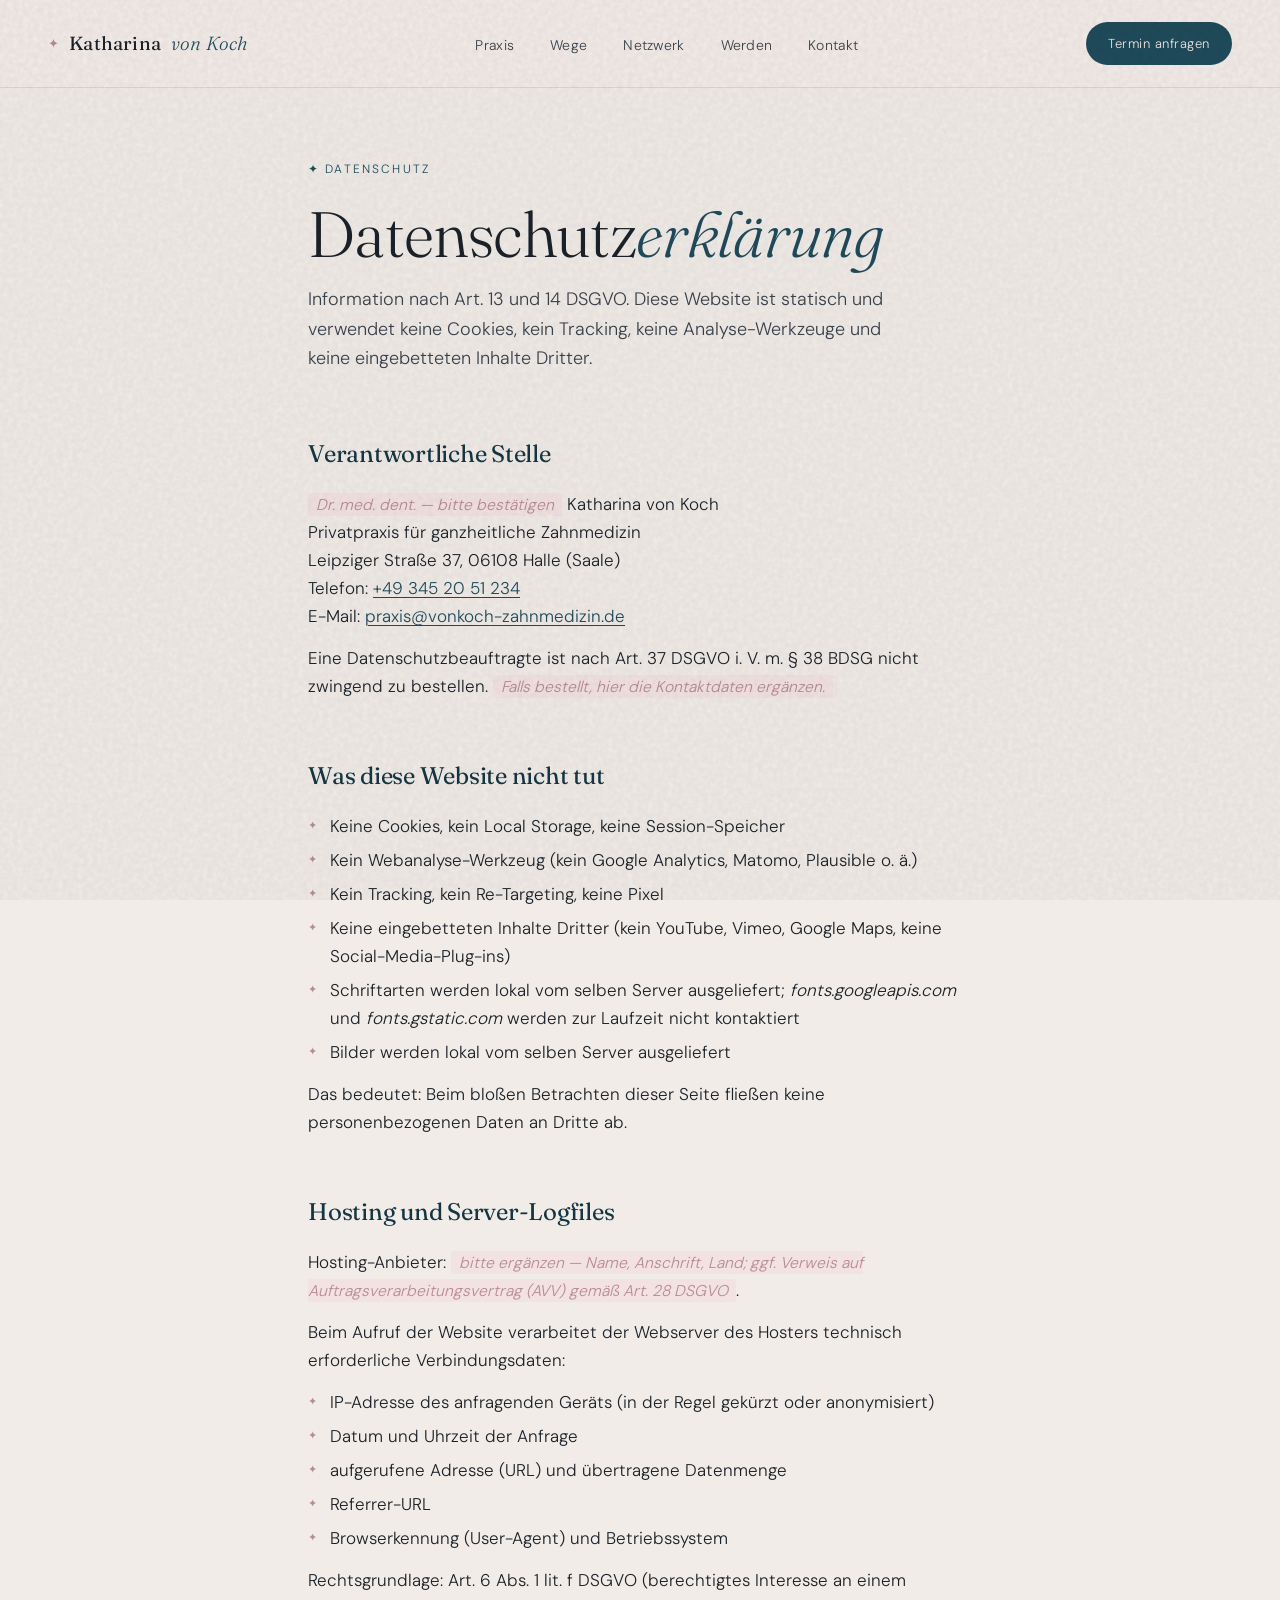
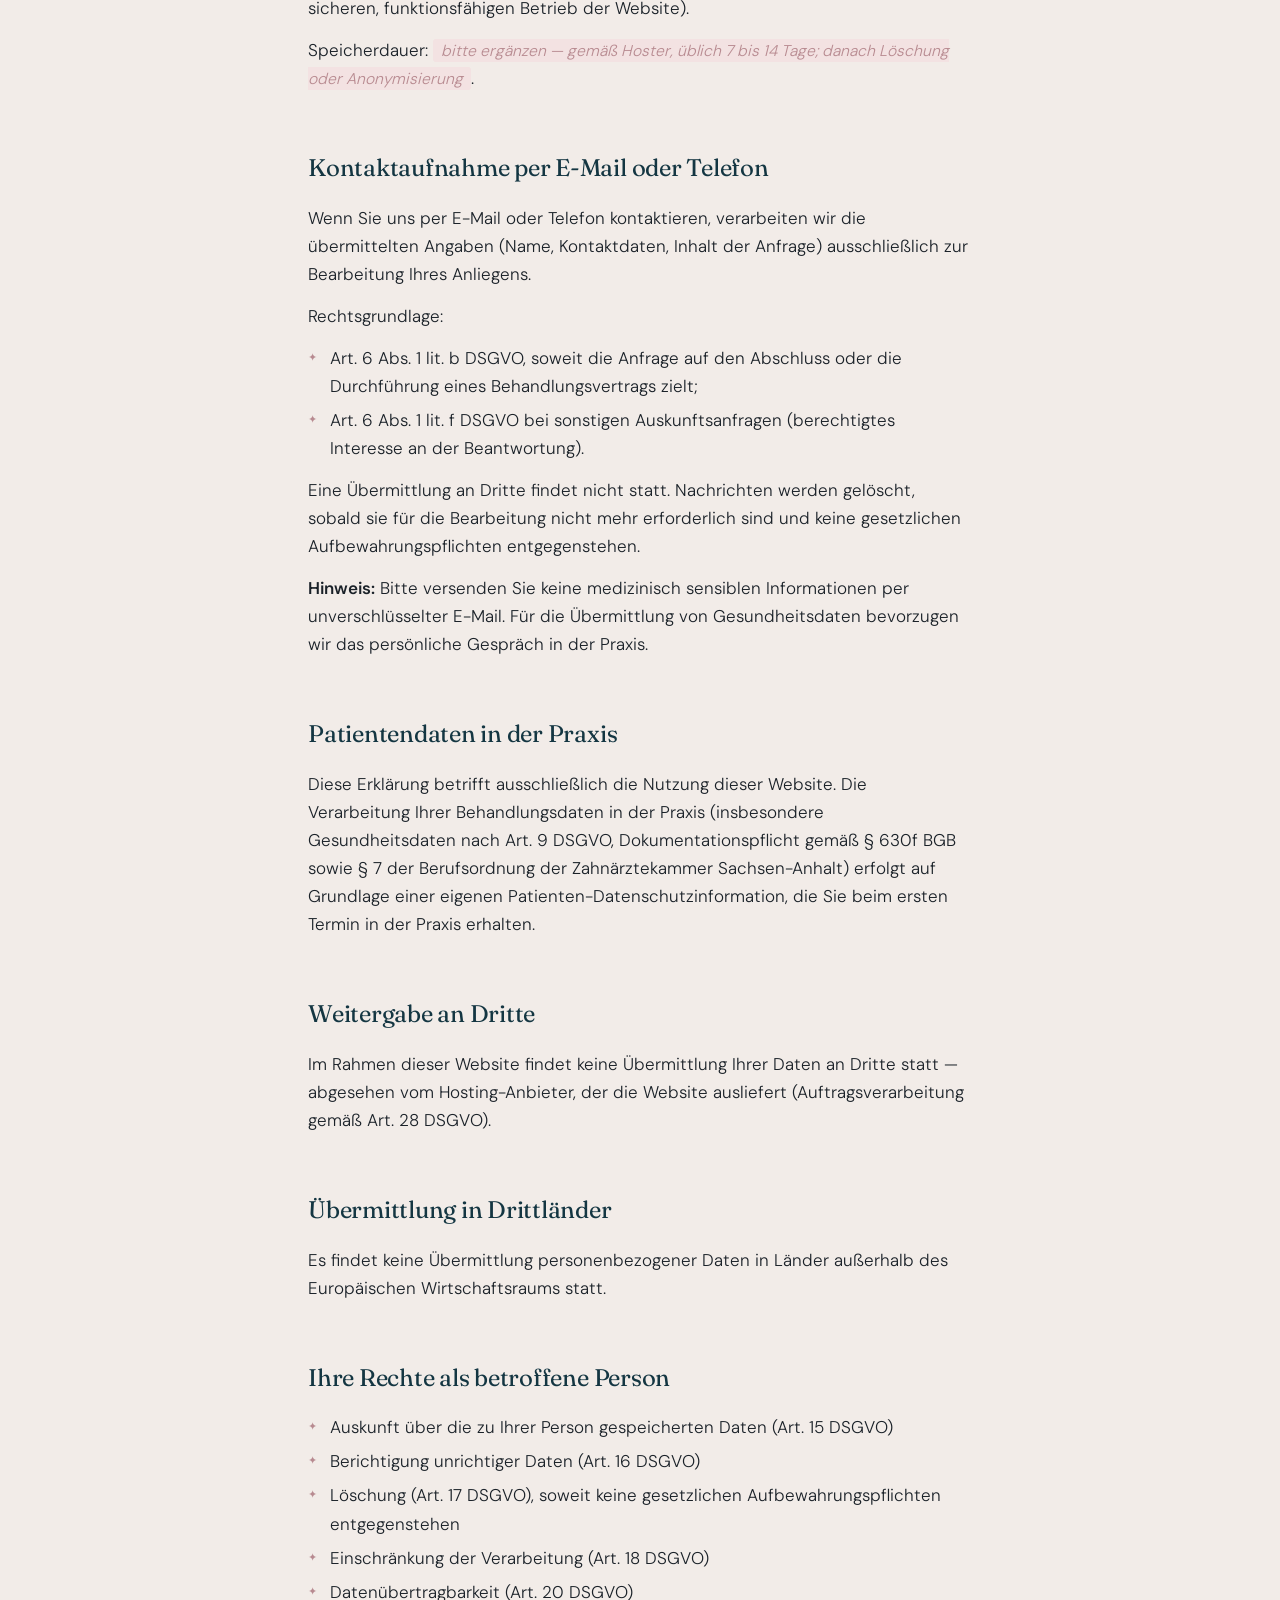
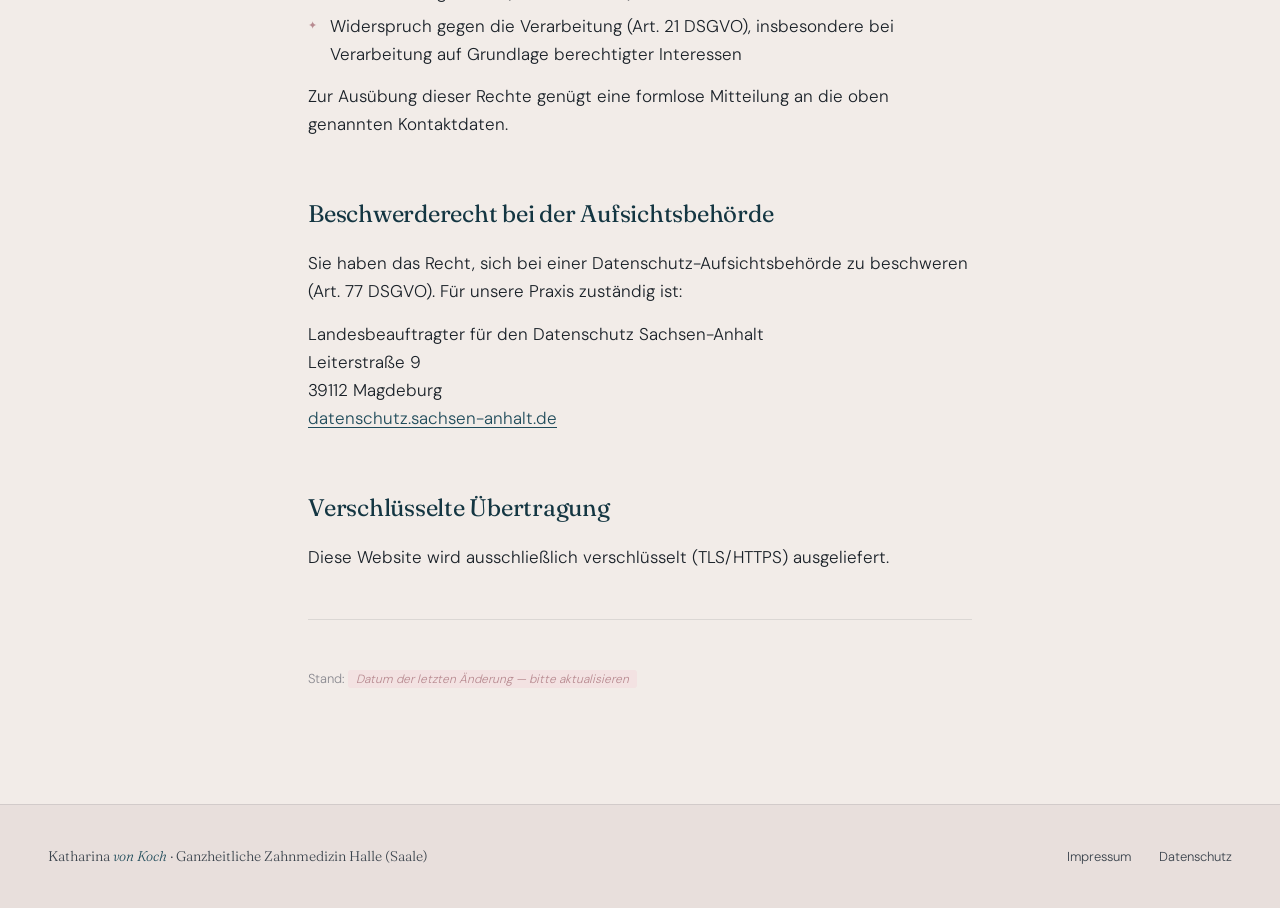
<file: datenschutz.html>
<!DOCTYPE html>
<html lang="de">
<head>
<meta charset="UTF-8">
<meta name="viewport" content="width=device-width, initial-scale=1.0">
<title>Datenschutz — Praxis Dr. Katharina von Koch · Halle (Saale)</title>
<meta name="robots" content="index, follow">
<link rel="stylesheet" href="fonts.css">
<link rel="stylesheet" href="legal.css">
</head>
<body>

<nav>
  <a href="index.html" class="logo">Katharina <span>von Koch</span></a>
  <ul class="nav-links">
    <li><a href="index.html#praxis">Praxis</a></li>
    <li><a href="index.html#leistungen">Wege</a></li>
    <li><a href="index.html#netzwerk">Netzwerk</a></li>
    <li><a href="index.html#vita">Werden</a></li>
    <li><a href="index.html#kontakt">Kontakt</a></li>
  </ul>
  <a href="index.html#kontakt" class="nav-cta">Termin anfragen</a>
</nav>

<main class="legal-page">
  <div class="legal-eyebrow">✦ Datenschutz</div>
  <h1 class="legal-title">Datenschutz<span class="italic">erklärung</span></h1>
  <p class="legal-lead">
    Information nach Art. 13 und 14 DSGVO. Diese Website ist statisch und verwendet keine Cookies, kein Tracking, keine Analyse-Werkzeuge und keine eingebetteten Inhalte Dritter.
  </p>

  <div class="legal-content">

    <h2>Verantwortliche Stelle</h2>
    <address>
      <span class="placeholder">Dr. med. dent. — bitte bestätigen</span> Katharina von Koch<br>
      Privatpraxis für ganzheitliche Zahnmedizin<br>
      Leipziger Straße 37, 06108 Halle (Saale)<br>
      Telefon: <a href="tel:+493452051234">+49 345 20 51 234</a><br>
      E-Mail: <a href="mailto:praxis@vonkoch-zahnmedizin.de">praxis@vonkoch-zahnmedizin.de</a>
    </address>
    <p>Eine Datenschutzbeauftragte ist nach Art. 37 DSGVO i. V. m. § 38 BDSG nicht zwingend zu bestellen. <span class="placeholder">Falls bestellt, hier die Kontaktdaten ergänzen.</span></p>

    <h2>Was diese Website nicht tut</h2>
    <ul>
      <li>Keine Cookies, kein Local Storage, keine Session-Speicher</li>
      <li>Kein Webanalyse-Werkzeug (kein Google Analytics, Matomo, Plausible o. ä.)</li>
      <li>Kein Tracking, kein Re-Targeting, keine Pixel</li>
      <li>Keine eingebetteten Inhalte Dritter (kein YouTube, Vimeo, Google Maps, keine Social-Media-Plug-ins)</li>
      <li>Schriftarten werden lokal vom selben Server ausgeliefert; <em>fonts.googleapis.com</em> und <em>fonts.gstatic.com</em> werden zur Laufzeit nicht kontaktiert</li>
      <li>Bilder werden lokal vom selben Server ausgeliefert</li>
    </ul>
    <p>Das bedeutet: Beim bloßen Betrachten dieser Seite fließen keine personenbezogenen Daten an Dritte ab.</p>

    <h2>Hosting und Server-Logfiles</h2>
    <p>Hosting-Anbieter: <span class="placeholder">bitte ergänzen — Name, Anschrift, Land; ggf. Verweis auf Auftragsverarbeitungsvertrag (AVV) gemäß Art. 28 DSGVO</span>.</p>
    <p>Beim Aufruf der Website verarbeitet der Webserver des Hosters technisch erforderliche Verbindungsdaten:</p>
    <ul>
      <li>IP-Adresse des anfragenden Geräts (in der Regel gekürzt oder anonymisiert)</li>
      <li>Datum und Uhrzeit der Anfrage</li>
      <li>aufgerufene Adresse (URL) und übertragene Datenmenge</li>
      <li>Referrer-URL</li>
      <li>Browserkennung (User-Agent) und Betriebssystem</li>
    </ul>
    <p>Rechtsgrundlage: Art. 6 Abs. 1 lit. f DSGVO (berechtigtes Interesse an einem sicheren, funktionsfähigen Betrieb der Website).</p>
    <p>Speicherdauer: <span class="placeholder">bitte ergänzen — gemäß Hoster, üblich 7 bis 14 Tage; danach Löschung oder Anonymisierung</span>.</p>

    <h2>Kontaktaufnahme per E-Mail oder Telefon</h2>
    <p>Wenn Sie uns per E-Mail oder Telefon kontaktieren, verarbeiten wir die übermittelten Angaben (Name, Kontaktdaten, Inhalt der Anfrage) ausschließlich zur Bearbeitung Ihres Anliegens.</p>
    <p>Rechtsgrundlage:</p>
    <ul>
      <li>Art. 6 Abs. 1 lit. b DSGVO, soweit die Anfrage auf den Abschluss oder die Durchführung eines Behandlungsvertrags zielt;</li>
      <li>Art. 6 Abs. 1 lit. f DSGVO bei sonstigen Auskunftsanfragen (berechtigtes Interesse an der Beantwortung).</li>
    </ul>
    <p>Eine Übermittlung an Dritte findet nicht statt. Nachrichten werden gelöscht, sobald sie für die Bearbeitung nicht mehr erforderlich sind und keine gesetzlichen Aufbewahrungspflichten entgegenstehen.</p>
    <p><strong>Hinweis:</strong> Bitte versenden Sie keine medizinisch sensiblen Informationen per unverschlüsselter E-Mail. Für die Übermittlung von Gesundheitsdaten bevorzugen wir das persönliche Gespräch in der Praxis.</p>

    <h2>Patientendaten in der Praxis</h2>
    <p>Diese Erklärung betrifft ausschließlich die Nutzung dieser Website. Die Verarbeitung Ihrer Behandlungsdaten in der Praxis (insbesondere Gesundheitsdaten nach Art. 9 DSGVO, Dokumentationspflicht gemäß § 630f BGB sowie § 7 der Berufsordnung der Zahnärztekammer Sachsen-Anhalt) erfolgt auf Grundlage einer eigenen Patienten-Datenschutzinformation, die Sie beim ersten Termin in der Praxis erhalten.</p>

    <h2>Weitergabe an Dritte</h2>
    <p>Im Rahmen dieser Website findet keine Übermittlung Ihrer Daten an Dritte statt — abgesehen vom Hosting-Anbieter, der die Website ausliefert (Auftragsverarbeitung gemäß Art. 28 DSGVO).</p>

    <h2>Übermittlung in Drittländer</h2>
    <p>Es findet keine Übermittlung personenbezogener Daten in Länder außerhalb des Europäischen Wirtschaftsraums statt.</p>

    <h2>Ihre Rechte als betroffene Person</h2>
    <ul>
      <li>Auskunft über die zu Ihrer Person gespeicherten Daten (Art. 15 DSGVO)</li>
      <li>Berichtigung unrichtiger Daten (Art. 16 DSGVO)</li>
      <li>Löschung (Art. 17 DSGVO), soweit keine gesetzlichen Aufbewahrungspflichten entgegenstehen</li>
      <li>Einschränkung der Verarbeitung (Art. 18 DSGVO)</li>
      <li>Datenübertragbarkeit (Art. 20 DSGVO)</li>
      <li>Widerspruch gegen die Verarbeitung (Art. 21 DSGVO), insbesondere bei Verarbeitung auf Grundlage berechtigter Interessen</li>
    </ul>
    <p>Zur Ausübung dieser Rechte genügt eine formlose Mitteilung an die oben genannten Kontaktdaten.</p>

    <h2>Beschwerderecht bei der Aufsichtsbehörde</h2>
    <p>Sie haben das Recht, sich bei einer Datenschutz-Aufsichtsbehörde zu beschweren (Art. 77 DSGVO). Für unsere Praxis zuständig ist:</p>
    <address>
      Landesbeauftragter für den Datenschutz Sachsen-Anhalt<br>
      Leiterstraße 9<br>
      39112 Magdeburg<br>
      <a href="https://datenschutz.sachsen-anhalt.de" rel="noopener">datenschutz.sachsen-anhalt.de</a>
    </address>

    <h2>Verschlüsselte Übertragung</h2>
    <p>Diese Website wird ausschließlich verschlüsselt (TLS/HTTPS) ausgeliefert.</p>

    <hr class="legal-divider">
    <p class="legal-stand">Stand: <span class="placeholder">Datum der letzten Änderung — bitte aktualisieren</span></p>

  </div>
</main>

<footer>
  <div class="footer-inner">
    <div class="footer-logo">Katharina <span>von Koch</span> · Ganzheitliche Zahnmedizin Halle (Saale)</div>
    <ul class="footer-links">
      <li><a href="impressum.html">Impressum</a></li>
      <li><a href="datenschutz.html">Datenschutz</a></li>
    </ul>
  </div>
</footer>

</body>
</html>
</file>
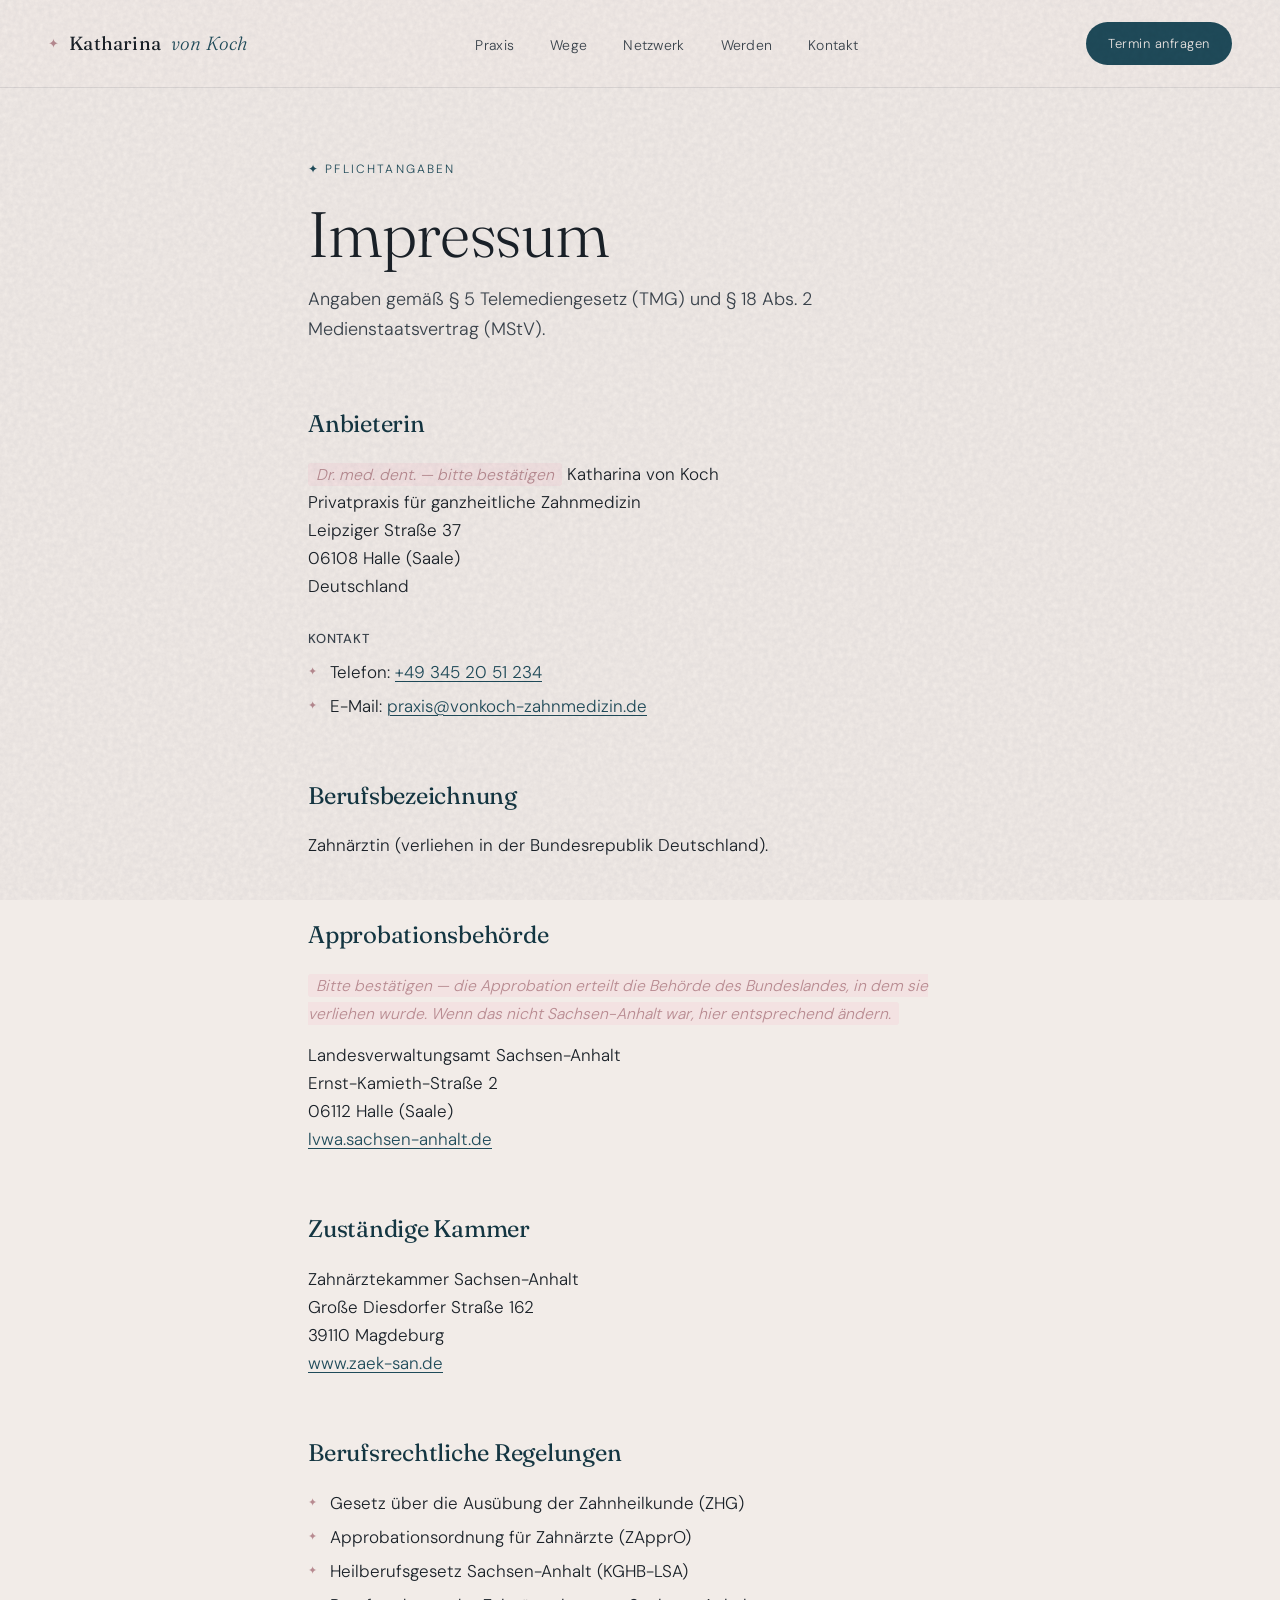
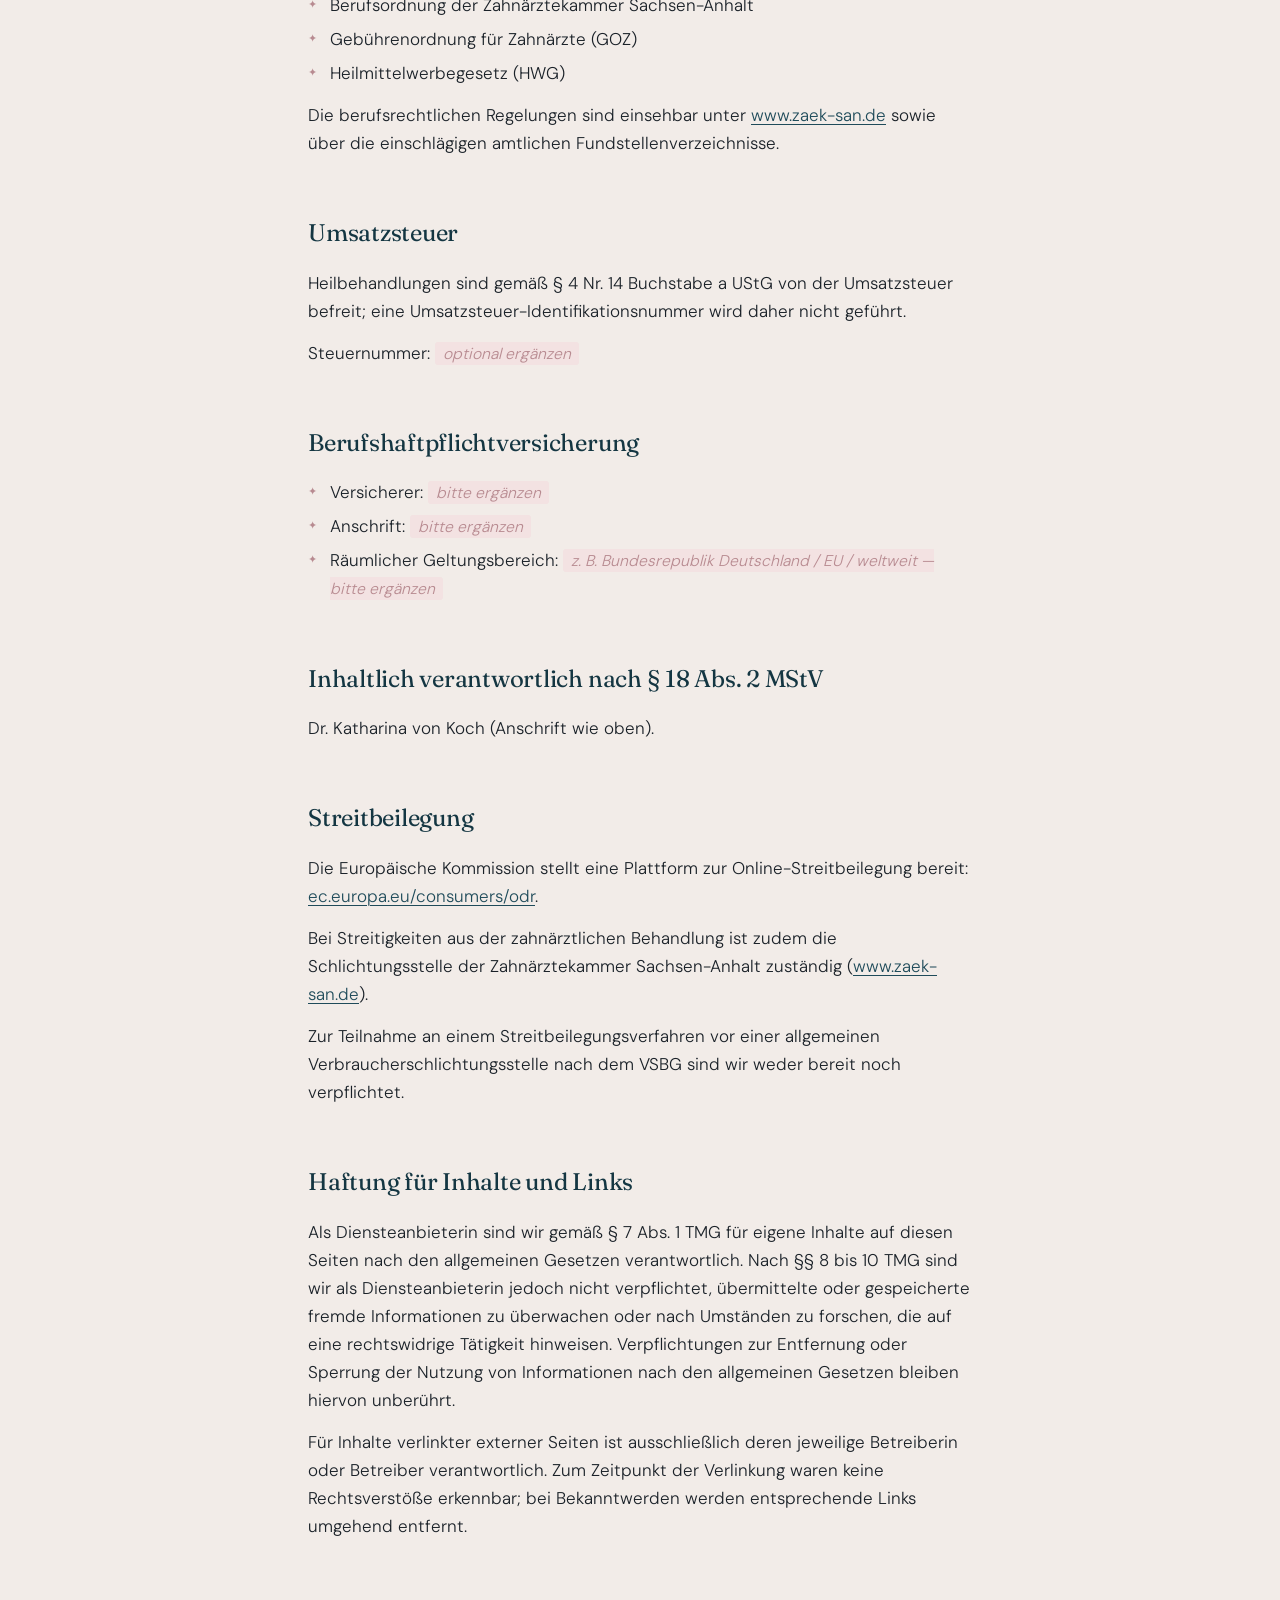
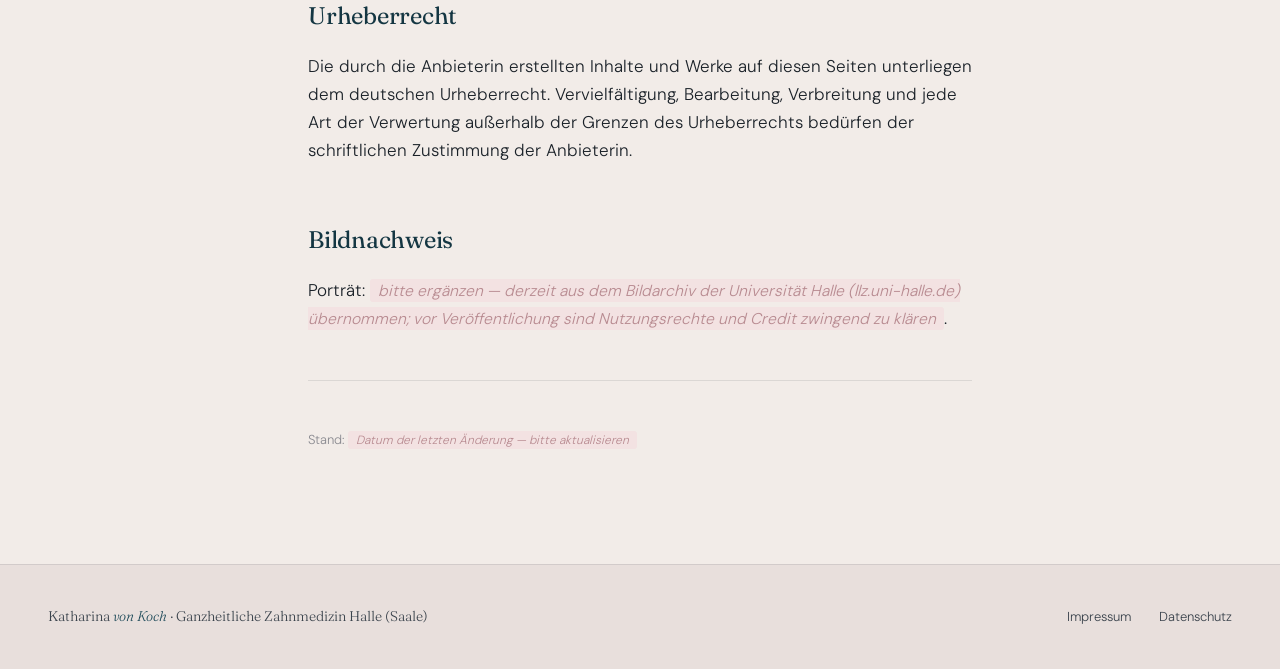
<file: impressum.html>
<!DOCTYPE html>
<html lang="de">
<head>
<meta charset="UTF-8">
<meta name="viewport" content="width=device-width, initial-scale=1.0">
<title>Impressum — Praxis Dr. Katharina von Koch · Halle (Saale)</title>
<meta name="robots" content="index, follow">
<link rel="stylesheet" href="fonts.css">
<link rel="stylesheet" href="legal.css">
</head>
<body>

<nav>
  <a href="index.html" class="logo">Katharina <span>von Koch</span></a>
  <ul class="nav-links">
    <li><a href="index.html#praxis">Praxis</a></li>
    <li><a href="index.html#leistungen">Wege</a></li>
    <li><a href="index.html#netzwerk">Netzwerk</a></li>
    <li><a href="index.html#vita">Werden</a></li>
    <li><a href="index.html#kontakt">Kontakt</a></li>
  </ul>
  <a href="index.html#kontakt" class="nav-cta">Termin anfragen</a>
</nav>

<main class="legal-page">
  <div class="legal-eyebrow">✦ Pflichtangaben</div>
  <h1 class="legal-title">Impressum</h1>
  <p class="legal-lead">
    Angaben gemäß § 5 Telemediengesetz (TMG) und § 18 Abs. 2 Medienstaatsvertrag (MStV).
  </p>

  <div class="legal-content">

    <h2>Anbieterin</h2>
    <address>
      <span class="placeholder">Dr. med. dent. — bitte bestätigen</span> Katharina von Koch<br>
      Privatpraxis für ganzheitliche Zahnmedizin<br>
      Leipziger Straße 37<br>
      06108 Halle (Saale)<br>
      Deutschland
    </address>

    <h3>Kontakt</h3>
    <ul>
      <li>Telefon: <a href="tel:+493452051234">+49 345 20 51 234</a></li>
      <li>E-Mail: <a href="mailto:praxis@vonkoch-zahnmedizin.de">praxis@vonkoch-zahnmedizin.de</a></li>
    </ul>

    <h2>Berufsbezeichnung</h2>
    <p>Zahnärztin (verliehen in der Bundesrepublik Deutschland).</p>

    <h2>Approbationsbehörde</h2>
    <p><span class="placeholder">Bitte bestätigen — die Approbation erteilt die Behörde des Bundeslandes, in dem sie verliehen wurde. Wenn das nicht Sachsen-Anhalt war, hier entsprechend ändern.</span></p>
    <address>
      Landesverwaltungsamt Sachsen-Anhalt<br>
      Ernst-Kamieth-Straße 2<br>
      06112 Halle (Saale)<br>
      <a href="https://lvwa.sachsen-anhalt.de" rel="noopener">lvwa.sachsen-anhalt.de</a>
    </address>

    <h2>Zuständige Kammer</h2>
    <address>
      Zahnärztekammer Sachsen-Anhalt<br>
      Große Diesdorfer Straße 162<br>
      39110 Magdeburg<br>
      <a href="https://www.zaek-san.de" rel="noopener">www.zaek-san.de</a>
    </address>

    <h2>Berufsrechtliche Regelungen</h2>
    <ul>
      <li>Gesetz über die Ausübung der Zahnheilkunde (ZHG)</li>
      <li>Approbationsordnung für Zahnärzte (ZApprO)</li>
      <li>Heilberufsgesetz Sachsen-Anhalt (KGHB-LSA)</li>
      <li>Berufsordnung der Zahnärztekammer Sachsen-Anhalt</li>
      <li>Gebührenordnung für Zahnärzte (GOZ)</li>
      <li>Heilmittelwerbegesetz (HWG)</li>
    </ul>
    <p>Die berufsrechtlichen Regelungen sind einsehbar unter <a href="https://www.zaek-san.de" rel="noopener">www.zaek-san.de</a> sowie über die einschlägigen amtlichen Fundstellenverzeichnisse.</p>

    <h2>Umsatzsteuer</h2>
    <p>Heilbehandlungen sind gemäß § 4 Nr. 14 Buchstabe a UStG von der Umsatzsteuer befreit; eine Umsatzsteuer-Identifikationsnummer wird daher nicht geführt.</p>
    <p>Steuernummer: <span class="placeholder">optional ergänzen</span></p>

    <h2>Berufshaftpflichtversicherung</h2>
    <ul>
      <li>Versicherer: <span class="placeholder">bitte ergänzen</span></li>
      <li>Anschrift: <span class="placeholder">bitte ergänzen</span></li>
      <li>Räumlicher Geltungsbereich: <span class="placeholder">z. B. Bundesrepublik Deutschland / EU / weltweit — bitte ergänzen</span></li>
    </ul>

    <h2>Inhaltlich verantwortlich nach § 18 Abs. 2 MStV</h2>
    <p>Dr. Katharina von Koch (Anschrift wie oben).</p>

    <h2>Streitbeilegung</h2>
    <p>
      Die Europäische Kommission stellt eine Plattform zur Online-Streitbeilegung bereit:
      <a href="https://ec.europa.eu/consumers/odr" rel="noopener">ec.europa.eu/consumers/odr</a>.
    </p>
    <p>
      Bei Streitigkeiten aus der zahnärztlichen Behandlung ist zudem die Schlichtungsstelle der Zahnärztekammer Sachsen-Anhalt zuständig (<a href="https://www.zaek-san.de" rel="noopener">www.zaek-san.de</a>).
    </p>
    <p>
      Zur Teilnahme an einem Streitbeilegungsverfahren vor einer allgemeinen Verbraucherschlichtungsstelle nach dem VSBG sind wir weder bereit noch verpflichtet.
    </p>

    <h2>Haftung für Inhalte und Links</h2>
    <p>Als Diensteanbieterin sind wir gemäß § 7 Abs. 1 TMG für eigene Inhalte auf diesen Seiten nach den allgemeinen Gesetzen verantwortlich. Nach §§ 8 bis 10 TMG sind wir als Diensteanbieterin jedoch nicht verpflichtet, übermittelte oder gespeicherte fremde Informationen zu überwachen oder nach Umständen zu forschen, die auf eine rechtswidrige Tätigkeit hinweisen. Verpflichtungen zur Entfernung oder Sperrung der Nutzung von Informationen nach den allgemeinen Gesetzen bleiben hiervon unberührt.</p>
    <p>Für Inhalte verlinkter externer Seiten ist ausschließlich deren jeweilige Betreiberin oder Betreiber verantwortlich. Zum Zeitpunkt der Verlinkung waren keine Rechtsverstöße erkennbar; bei Bekanntwerden werden entsprechende Links umgehend entfernt.</p>

    <h2>Urheberrecht</h2>
    <p>Die durch die Anbieterin erstellten Inhalte und Werke auf diesen Seiten unterliegen dem deutschen Urheberrecht. Vervielfältigung, Bearbeitung, Verbreitung und jede Art der Verwertung außerhalb der Grenzen des Urheberrechts bedürfen der schriftlichen Zustimmung der Anbieterin.</p>

    <h2>Bildnachweis</h2>
    <p>Porträt: <span class="placeholder">bitte ergänzen — derzeit aus dem Bildarchiv der Universität Halle (llz.uni-halle.de) übernommen; vor Veröffentlichung sind Nutzungsrechte und Credit zwingend zu klären</span>.</p>

    <hr class="legal-divider">
    <p class="legal-stand">Stand: <span class="placeholder">Datum der letzten Änderung — bitte aktualisieren</span></p>

  </div>
</main>

<footer>
  <div class="footer-inner">
    <div class="footer-logo">Katharina <span>von Koch</span> · Ganzheitliche Zahnmedizin Halle (Saale)</div>
    <ul class="footer-links">
      <li><a href="impressum.html">Impressum</a></li>
      <li><a href="datenschutz.html">Datenschutz</a></li>
    </ul>
  </div>
</footer>

</body>
</html>
</file>
<file: fonts.css>
﻿/* latin-ext */
@font-face {
  font-family: 'DM Sans';
  font-style: normal;
  font-weight: 300;
  font-display: swap;
  src: url(fonts/rP2Yp2ywxg089UriI5-g4vlH9VoD8Cmcqbu6-K6h9Q.woff2) format('woff2');
  unicode-range: U+0100-02BA, U+02BD-02C5, U+02C7-02CC, U+02CE-02D7, U+02DD-02FF, U+0304, U+0308, U+0329, U+1D00-1DBF, U+1E00-1E9F, U+1EF2-1EFF, U+2020, U+20A0-20AB, U+20AD-20C0, U+2113, U+2C60-2C7F, U+A720-A7FF;
}
/* latin */
@font-face {
  font-family: 'DM Sans';
  font-style: normal;
  font-weight: 300;
  font-display: swap;
  src: url(fonts/rP2Yp2ywxg089UriI5-g4vlH9VoD8Cmcqbu0-K4.woff2) format('woff2');
  unicode-range: U+0000-00FF, U+0131, U+0152-0153, U+02BB-02BC, U+02C6, U+02DA, U+02DC, U+0304, U+0308, U+0329, U+2000-206F, U+20AC, U+2122, U+2191, U+2193, U+2212, U+2215, U+FEFF, U+FFFD;
}
/* latin-ext */
@font-face {
  font-family: 'DM Sans';
  font-style: normal;
  font-weight: 400;
  font-display: swap;
  src: url(fonts/rP2Yp2ywxg089UriI5-g4vlH9VoD8Cmcqbu6-K6h9Q.woff2) format('woff2');
  unicode-range: U+0100-02BA, U+02BD-02C5, U+02C7-02CC, U+02CE-02D7, U+02DD-02FF, U+0304, U+0308, U+0329, U+1D00-1DBF, U+1E00-1E9F, U+1EF2-1EFF, U+2020, U+20A0-20AB, U+20AD-20C0, U+2113, U+2C60-2C7F, U+A720-A7FF;
}
/* latin */
@font-face {
  font-family: 'DM Sans';
  font-style: normal;
  font-weight: 400;
  font-display: swap;
  src: url(fonts/rP2Yp2ywxg089UriI5-g4vlH9VoD8Cmcqbu0-K4.woff2) format('woff2');
  unicode-range: U+0000-00FF, U+0131, U+0152-0153, U+02BB-02BC, U+02C6, U+02DA, U+02DC, U+0304, U+0308, U+0329, U+2000-206F, U+20AC, U+2122, U+2191, U+2193, U+2212, U+2215, U+FEFF, U+FFFD;
}
/* latin-ext */
@font-face {
  font-family: 'DM Sans';
  font-style: normal;
  font-weight: 500;
  font-display: swap;
  src: url(fonts/rP2Yp2ywxg089UriI5-g4vlH9VoD8Cmcqbu6-K6h9Q.woff2) format('woff2');
  unicode-range: U+0100-02BA, U+02BD-02C5, U+02C7-02CC, U+02CE-02D7, U+02DD-02FF, U+0304, U+0308, U+0329, U+1D00-1DBF, U+1E00-1E9F, U+1EF2-1EFF, U+2020, U+20A0-20AB, U+20AD-20C0, U+2113, U+2C60-2C7F, U+A720-A7FF;
}
/* latin */
@font-face {
  font-family: 'DM Sans';
  font-style: normal;
  font-weight: 500;
  font-display: swap;
  src: url(fonts/rP2Yp2ywxg089UriI5-g4vlH9VoD8Cmcqbu0-K4.woff2) format('woff2');
  unicode-range: U+0000-00FF, U+0131, U+0152-0153, U+02BB-02BC, U+02C6, U+02DA, U+02DC, U+0304, U+0308, U+0329, U+2000-206F, U+20AC, U+2122, U+2191, U+2193, U+2212, U+2215, U+FEFF, U+FFFD;
}
/* latin-ext */
@font-face {
  font-family: 'DM Sans';
  font-style: normal;
  font-weight: 600;
  font-display: swap;
  src: url(fonts/rP2Yp2ywxg089UriI5-g4vlH9VoD8Cmcqbu6-K6h9Q.woff2) format('woff2');
  unicode-range: U+0100-02BA, U+02BD-02C5, U+02C7-02CC, U+02CE-02D7, U+02DD-02FF, U+0304, U+0308, U+0329, U+1D00-1DBF, U+1E00-1E9F, U+1EF2-1EFF, U+2020, U+20A0-20AB, U+20AD-20C0, U+2113, U+2C60-2C7F, U+A720-A7FF;
}
/* latin */
@font-face {
  font-family: 'DM Sans';
  font-style: normal;
  font-weight: 600;
  font-display: swap;
  src: url(fonts/rP2Yp2ywxg089UriI5-g4vlH9VoD8Cmcqbu0-K4.woff2) format('woff2');
  unicode-range: U+0000-00FF, U+0131, U+0152-0153, U+02BB-02BC, U+02C6, U+02DA, U+02DC, U+0304, U+0308, U+0329, U+2000-206F, U+20AC, U+2122, U+2191, U+2193, U+2212, U+2215, U+FEFF, U+FFFD;
}
/* vietnamese */
@font-face {
  font-family: 'Fraunces';
  font-style: italic;
  font-weight: 300;
  font-display: swap;
  src: url(fonts/6NU58FyLNQOQZAnv9ZwNjucMHVn85Ni7emAe9lKqZTnbB-gzTK0K1ChjdfeQ_5Y.woff2) format('woff2');
  unicode-range: U+0102-0103, U+0110-0111, U+0128-0129, U+0168-0169, U+01A0-01A1, U+01AF-01B0, U+0300-0301, U+0303-0304, U+0308-0309, U+0323, U+0329, U+1EA0-1EF9, U+20AB;
}
/* latin-ext */
@font-face {
  font-family: 'Fraunces';
  font-style: italic;
  font-weight: 300;
  font-display: swap;
  src: url(fonts/6NU58FyLNQOQZAnv9ZwNjucMHVn85Ni7emAe9lKqZTnbB-gzTK0K1ChjdPeQ_5Y.woff2) format('woff2');
  unicode-range: U+0100-02BA, U+02BD-02C5, U+02C7-02CC, U+02CE-02D7, U+02DD-02FF, U+0304, U+0308, U+0329, U+1D00-1DBF, U+1E00-1E9F, U+1EF2-1EFF, U+2020, U+20A0-20AB, U+20AD-20C0, U+2113, U+2C60-2C7F, U+A720-A7FF;
}
/* latin */
@font-face {
  font-family: 'Fraunces';
  font-style: italic;
  font-weight: 300;
  font-display: swap;
  src: url(fonts/6NU58FyLNQOQZAnv9ZwNjucMHVn85Ni7emAe9lKqZTnbB-gzTK0K1ChjeveQ.woff2) format('woff2');
  unicode-range: U+0000-00FF, U+0131, U+0152-0153, U+02BB-02BC, U+02C6, U+02DA, U+02DC, U+0304, U+0308, U+0329, U+2000-206F, U+20AC, U+2122, U+2191, U+2193, U+2212, U+2215, U+FEFF, U+FFFD;
}
/* vietnamese */
@font-face {
  font-family: 'Fraunces';
  font-style: italic;
  font-weight: 400;
  font-display: swap;
  src: url(fonts/6NU58FyLNQOQZAnv9ZwNjucMHVn85Ni7emAe9lKqZTnbB-gzTK0K1ChjdfeQ_5Y.woff2) format('woff2');
  unicode-range: U+0102-0103, U+0110-0111, U+0128-0129, U+0168-0169, U+01A0-01A1, U+01AF-01B0, U+0300-0301, U+0303-0304, U+0308-0309, U+0323, U+0329, U+1EA0-1EF9, U+20AB;
}
/* latin-ext */
@font-face {
  font-family: 'Fraunces';
  font-style: italic;
  font-weight: 400;
  font-display: swap;
  src: url(fonts/6NU58FyLNQOQZAnv9ZwNjucMHVn85Ni7emAe9lKqZTnbB-gzTK0K1ChjdPeQ_5Y.woff2) format('woff2');
  unicode-range: U+0100-02BA, U+02BD-02C5, U+02C7-02CC, U+02CE-02D7, U+02DD-02FF, U+0304, U+0308, U+0329, U+1D00-1DBF, U+1E00-1E9F, U+1EF2-1EFF, U+2020, U+20A0-20AB, U+20AD-20C0, U+2113, U+2C60-2C7F, U+A720-A7FF;
}
/* latin */
@font-face {
  font-family: 'Fraunces';
  font-style: italic;
  font-weight: 400;
  font-display: swap;
  src: url(fonts/6NU58FyLNQOQZAnv9ZwNjucMHVn85Ni7emAe9lKqZTnbB-gzTK0K1ChjeveQ.woff2) format('woff2');
  unicode-range: U+0000-00FF, U+0131, U+0152-0153, U+02BB-02BC, U+02C6, U+02DA, U+02DC, U+0304, U+0308, U+0329, U+2000-206F, U+20AC, U+2122, U+2191, U+2193, U+2212, U+2215, U+FEFF, U+FFFD;
}
/* vietnamese */
@font-face {
  font-family: 'Fraunces';
  font-style: normal;
  font-weight: 300;
  font-display: swap;
  src: url(fonts/6NU78FyLNQOQZAnv9bYEvDiIdE9Ea92uemAk_WBq8U_9v0c2Wa0KxCBTeO-U.woff2) format('woff2');
  unicode-range: U+0102-0103, U+0110-0111, U+0128-0129, U+0168-0169, U+01A0-01A1, U+01AF-01B0, U+0300-0301, U+0303-0304, U+0308-0309, U+0323, U+0329, U+1EA0-1EF9, U+20AB;
}
/* latin-ext */
@font-face {
  font-family: 'Fraunces';
  font-style: normal;
  font-weight: 300;
  font-display: swap;
  src: url(fonts/6NU78FyLNQOQZAnv9bYEvDiIdE9Ea92uemAk_WBq8U_9v0c2Wa0KxCFTeO-U.woff2) format('woff2');
  unicode-range: U+0100-02BA, U+02BD-02C5, U+02C7-02CC, U+02CE-02D7, U+02DD-02FF, U+0304, U+0308, U+0329, U+1D00-1DBF, U+1E00-1E9F, U+1EF2-1EFF, U+2020, U+20A0-20AB, U+20AD-20C0, U+2113, U+2C60-2C7F, U+A720-A7FF;
}
/* latin */
@font-face {
  font-family: 'Fraunces';
  font-style: normal;
  font-weight: 300;
  font-display: swap;
  src: url(fonts/6NU78FyLNQOQZAnv9bYEvDiIdE9Ea92uemAk_WBq8U_9v0c2Wa0KxC9TeA.woff2) format('woff2');
  unicode-range: U+0000-00FF, U+0131, U+0152-0153, U+02BB-02BC, U+02C6, U+02DA, U+02DC, U+0304, U+0308, U+0329, U+2000-206F, U+20AC, U+2122, U+2191, U+2193, U+2212, U+2215, U+FEFF, U+FFFD;
}
/* vietnamese */
@font-face {
  font-family: 'Fraunces';
  font-style: normal;
  font-weight: 400;
  font-display: swap;
  src: url(fonts/6NU78FyLNQOQZAnv9bYEvDiIdE9Ea92uemAk_WBq8U_9v0c2Wa0KxCBTeO-U.woff2) format('woff2');
  unicode-range: U+0102-0103, U+0110-0111, U+0128-0129, U+0168-0169, U+01A0-01A1, U+01AF-01B0, U+0300-0301, U+0303-0304, U+0308-0309, U+0323, U+0329, U+1EA0-1EF9, U+20AB;
}
/* latin-ext */
@font-face {
  font-family: 'Fraunces';
  font-style: normal;
  font-weight: 400;
  font-display: swap;
  src: url(fonts/6NU78FyLNQOQZAnv9bYEvDiIdE9Ea92uemAk_WBq8U_9v0c2Wa0KxCFTeO-U.woff2) format('woff2');
  unicode-range: U+0100-02BA, U+02BD-02C5, U+02C7-02CC, U+02CE-02D7, U+02DD-02FF, U+0304, U+0308, U+0329, U+1D00-1DBF, U+1E00-1E9F, U+1EF2-1EFF, U+2020, U+20A0-20AB, U+20AD-20C0, U+2113, U+2C60-2C7F, U+A720-A7FF;
}
/* latin */
@font-face {
  font-family: 'Fraunces';
  font-style: normal;
  font-weight: 400;
  font-display: swap;
  src: url(fonts/6NU78FyLNQOQZAnv9bYEvDiIdE9Ea92uemAk_WBq8U_9v0c2Wa0KxC9TeA.woff2) format('woff2');
  unicode-range: U+0000-00FF, U+0131, U+0152-0153, U+02BB-02BC, U+02C6, U+02DA, U+02DC, U+0304, U+0308, U+0329, U+2000-206F, U+20AC, U+2122, U+2191, U+2193, U+2212, U+2215, U+FEFF, U+FFFD;
}
/* vietnamese */
@font-face {
  font-family: 'Fraunces';
  font-style: normal;
  font-weight: 500;
  font-display: swap;
  src: url(fonts/6NU78FyLNQOQZAnv9bYEvDiIdE9Ea92uemAk_WBq8U_9v0c2Wa0KxCBTeO-U.woff2) format('woff2');
  unicode-range: U+0102-0103, U+0110-0111, U+0128-0129, U+0168-0169, U+01A0-01A1, U+01AF-01B0, U+0300-0301, U+0303-0304, U+0308-0309, U+0323, U+0329, U+1EA0-1EF9, U+20AB;
}
/* latin-ext */
@font-face {
  font-family: 'Fraunces';
  font-style: normal;
  font-weight: 500;
  font-display: swap;
  src: url(fonts/6NU78FyLNQOQZAnv9bYEvDiIdE9Ea92uemAk_WBq8U_9v0c2Wa0KxCFTeO-U.woff2) format('woff2');
  unicode-range: U+0100-02BA, U+02BD-02C5, U+02C7-02CC, U+02CE-02D7, U+02DD-02FF, U+0304, U+0308, U+0329, U+1D00-1DBF, U+1E00-1E9F, U+1EF2-1EFF, U+2020, U+20A0-20AB, U+20AD-20C0, U+2113, U+2C60-2C7F, U+A720-A7FF;
}
/* latin */
@font-face {
  font-family: 'Fraunces';
  font-style: normal;
  font-weight: 500;
  font-display: swap;
  src: url(fonts/6NU78FyLNQOQZAnv9bYEvDiIdE9Ea92uemAk_WBq8U_9v0c2Wa0KxC9TeA.woff2) format('woff2');
  unicode-range: U+0000-00FF, U+0131, U+0152-0153, U+02BB-02BC, U+02C6, U+02DA, U+02DC, U+0304, U+0308, U+0329, U+2000-206F, U+20AC, U+2122, U+2191, U+2193, U+2212, U+2215, U+FEFF, U+FFFD;
}
/* vietnamese */
@font-face {
  font-family: 'Fraunces';
  font-style: normal;
  font-weight: 600;
  font-display: swap;
  src: url(fonts/6NU78FyLNQOQZAnv9bYEvDiIdE9Ea92uemAk_WBq8U_9v0c2Wa0KxCBTeO-U.woff2) format('woff2');
  unicode-range: U+0102-0103, U+0110-0111, U+0128-0129, U+0168-0169, U+01A0-01A1, U+01AF-01B0, U+0300-0301, U+0303-0304, U+0308-0309, U+0323, U+0329, U+1EA0-1EF9, U+20AB;
}
/* latin-ext */
@font-face {
  font-family: 'Fraunces';
  font-style: normal;
  font-weight: 600;
  font-display: swap;
  src: url(fonts/6NU78FyLNQOQZAnv9bYEvDiIdE9Ea92uemAk_WBq8U_9v0c2Wa0KxCFTeO-U.woff2) format('woff2');
  unicode-range: U+0100-02BA, U+02BD-02C5, U+02C7-02CC, U+02CE-02D7, U+02DD-02FF, U+0304, U+0308, U+0329, U+1D00-1DBF, U+1E00-1E9F, U+1EF2-1EFF, U+2020, U+20A0-20AB, U+20AD-20C0, U+2113, U+2C60-2C7F, U+A720-A7FF;
}
/* latin */
@font-face {
  font-family: 'Fraunces';
  font-style: normal;
  font-weight: 600;
  font-display: swap;
  src: url(fonts/6NU78FyLNQOQZAnv9bYEvDiIdE9Ea92uemAk_WBq8U_9v0c2Wa0KxC9TeA.woff2) format('woff2');
  unicode-range: U+0000-00FF, U+0131, U+0152-0153, U+02BB-02BC, U+02C6, U+02DA, U+02DC, U+0304, U+0308, U+0329, U+2000-206F, U+20AC, U+2122, U+2191, U+2193, U+2212, U+2215, U+FEFF, U+FFFD;
}
</file>
<file: legal.css>
:root {
  --cream: #F2ECE8;
  --cream-deep: #E8DFDC;
  --paper: #FAF5F3;
  --blush: #F3E2E2;
  --ink: #1A2128;
  --ink-soft: #3A434C;
  --muted: #8A8A90;
  --petrol: #1F4B5A;
  --petrol-deep: #143642;
  --petrol-mid: #2E6677;
  --rose: #D4A9AC;
  --rose-deep: #B88B91;
  --line: rgba(26, 33, 40, 0.1);
}

* { margin: 0; padding: 0; box-sizing: border-box; }
html { scroll-behavior: smooth; }

body {
  font-family: 'DM Sans', sans-serif;
  font-weight: 300;
  background: var(--cream);
  color: var(--ink);
  line-height: 1.65;
  font-size: 17px;
  position: relative;
  min-height: 100vh;
  display: flex;
  flex-direction: column;
}

body::before {
  content: '';
  position: fixed;
  inset: 0;
  pointer-events: none;
  z-index: 1000;
  opacity: 0.28;
  mix-blend-mode: multiply;
  background-image: url("data:image/svg+xml,%3Csvg viewBox='0 0 200 200' xmlns='http://www.w3.org/2000/svg'%3E%3Cfilter id='n'%3E%3CfeTurbulence type='fractalNoise' baseFrequency='0.9' numOctaves='3' stitchTiles='stitch'/%3E%3CfeColorMatrix values='0 0 0 0 0.15 0 0 0 0 0.15 0 0 0 0 0.2 0 0 0 0.4 0'/%3E%3C/filter%3E%3Crect width='100%25' height='100%25' filter='url(%23n)'/%3E%3C/svg%3E");
}

nav {
  position: fixed;
  top: 0; left: 0; right: 0;
  z-index: 100;
  padding: 22px 48px;
  display: flex;
  justify-content: space-between;
  align-items: center;
  background: rgba(242, 236, 232, 0.78);
  backdrop-filter: blur(16px) saturate(1.2);
  -webkit-backdrop-filter: blur(16px) saturate(1.2);
  border-bottom: 1px solid var(--line);
}
.logo {
  font-family: 'Fraunces', serif;
  font-weight: 400;
  font-size: 19px;
  letter-spacing: 0.01em;
  color: var(--ink);
  text-decoration: none;
  display: flex;
  align-items: center;
  gap: 10px;
}
.logo span { font-style: italic; font-weight: 300; color: var(--petrol); }
.logo::before { content: '✦'; color: var(--rose-deep); font-size: 13px; }

.nav-links { display: flex; gap: 36px; list-style: none; }
.nav-links a {
  text-decoration: none;
  color: var(--ink-soft);
  font-size: 14px;
  letter-spacing: 0.02em;
  transition: color 0.2s;
}
.nav-links a:hover { color: var(--petrol); }
.nav-cta {
  text-decoration: none;
  background: var(--petrol);
  color: var(--cream);
  padding: 11px 22px;
  border-radius: 999px;
  font-size: 13px;
  letter-spacing: 0.04em;
  transition: background 0.2s;
}
.nav-cta:hover { background: var(--petrol-deep); }

main.legal-page {
  flex: 1;
  max-width: 760px;
  margin: 0 auto;
  padding: 160px 48px 100px;
  width: 100%;
}

.legal-eyebrow {
  font-size: 12px;
  letter-spacing: 0.18em;
  text-transform: uppercase;
  color: var(--petrol);
  margin-bottom: 20px;
}

.legal-title {
  font-family: 'Fraunces', serif;
  font-weight: 300;
  font-size: clamp(40px, 6vw, 64px);
  line-height: 1.05;
  letter-spacing: -0.01em;
  color: var(--ink);
  margin-bottom: 18px;
}
.legal-title .italic { font-style: italic; color: var(--petrol); }

.legal-lead {
  font-size: 18px;
  color: var(--ink-soft);
  margin-bottom: 60px;
  max-width: 600px;
}

.legal-content h2 {
  font-family: 'Fraunces', serif;
  font-weight: 400;
  font-size: 24px;
  color: var(--petrol-deep);
  margin: 56px 0 16px;
  letter-spacing: -0.01em;
}
.legal-content h3 {
  font-family: 'DM Sans', sans-serif;
  font-weight: 500;
  font-size: 13px;
  letter-spacing: 0.06em;
  text-transform: uppercase;
  color: var(--ink-soft);
  margin: 28px 0 8px;
}

.legal-content p,
.legal-content address,
.legal-content ul {
  margin-bottom: 14px;
  font-style: normal;
}
.legal-content ul {
  list-style: none;
  padding-left: 0;
}
.legal-content ul li {
  position: relative;
  padding-left: 22px;
  margin-bottom: 6px;
}
.legal-content ul li::before {
  content: '✦';
  position: absolute;
  left: 0;
  color: var(--rose-deep);
  font-size: 11px;
  top: 4px;
}

.legal-content a {
  color: var(--petrol);
  text-decoration: underline;
  text-decoration-thickness: 1px;
  text-underline-offset: 3px;
  transition: color 0.2s;
}
.legal-content a:hover { color: var(--petrol-deep); }

.placeholder {
  display: inline;
  background: var(--blush);
  color: var(--rose-deep);
  padding: 1px 8px;
  border-radius: 3px;
  font-size: 0.92em;
  font-style: italic;
}

.legal-divider {
  height: 1px;
  background: var(--line);
  margin: 48px 0;
  border: none;
}

.legal-stand {
  font-size: 13px;
  color: var(--muted);
}

footer {
  border-top: 1px solid var(--line);
  padding: 40px 48px;
  background: var(--cream-deep);
}
.footer-inner {
  max-width: 1280px;
  margin: 0 auto;
  display: flex;
  justify-content: space-between;
  align-items: center;
  flex-wrap: wrap;
  gap: 20px;
}
.footer-logo {
  font-family: 'Fraunces', serif;
  font-size: 14px;
  color: var(--ink-soft);
}
.footer-logo span { font-style: italic; color: var(--petrol); }
.footer-links { display: flex; gap: 28px; list-style: none; font-size: 13px; }
.footer-links a {
  text-decoration: none;
  color: var(--ink-soft);
  transition: color 0.2s;
}
.footer-links a:hover { color: var(--petrol); }

@media (max-width: 768px) {
  nav { padding: 16px 20px; }
  .nav-links { display: none; }
  main.legal-page { padding: 120px 24px 80px; }
  footer { padding: 32px 24px; }
  .footer-inner { flex-direction: column; gap: 16px; text-align: center; }
}
</file>
